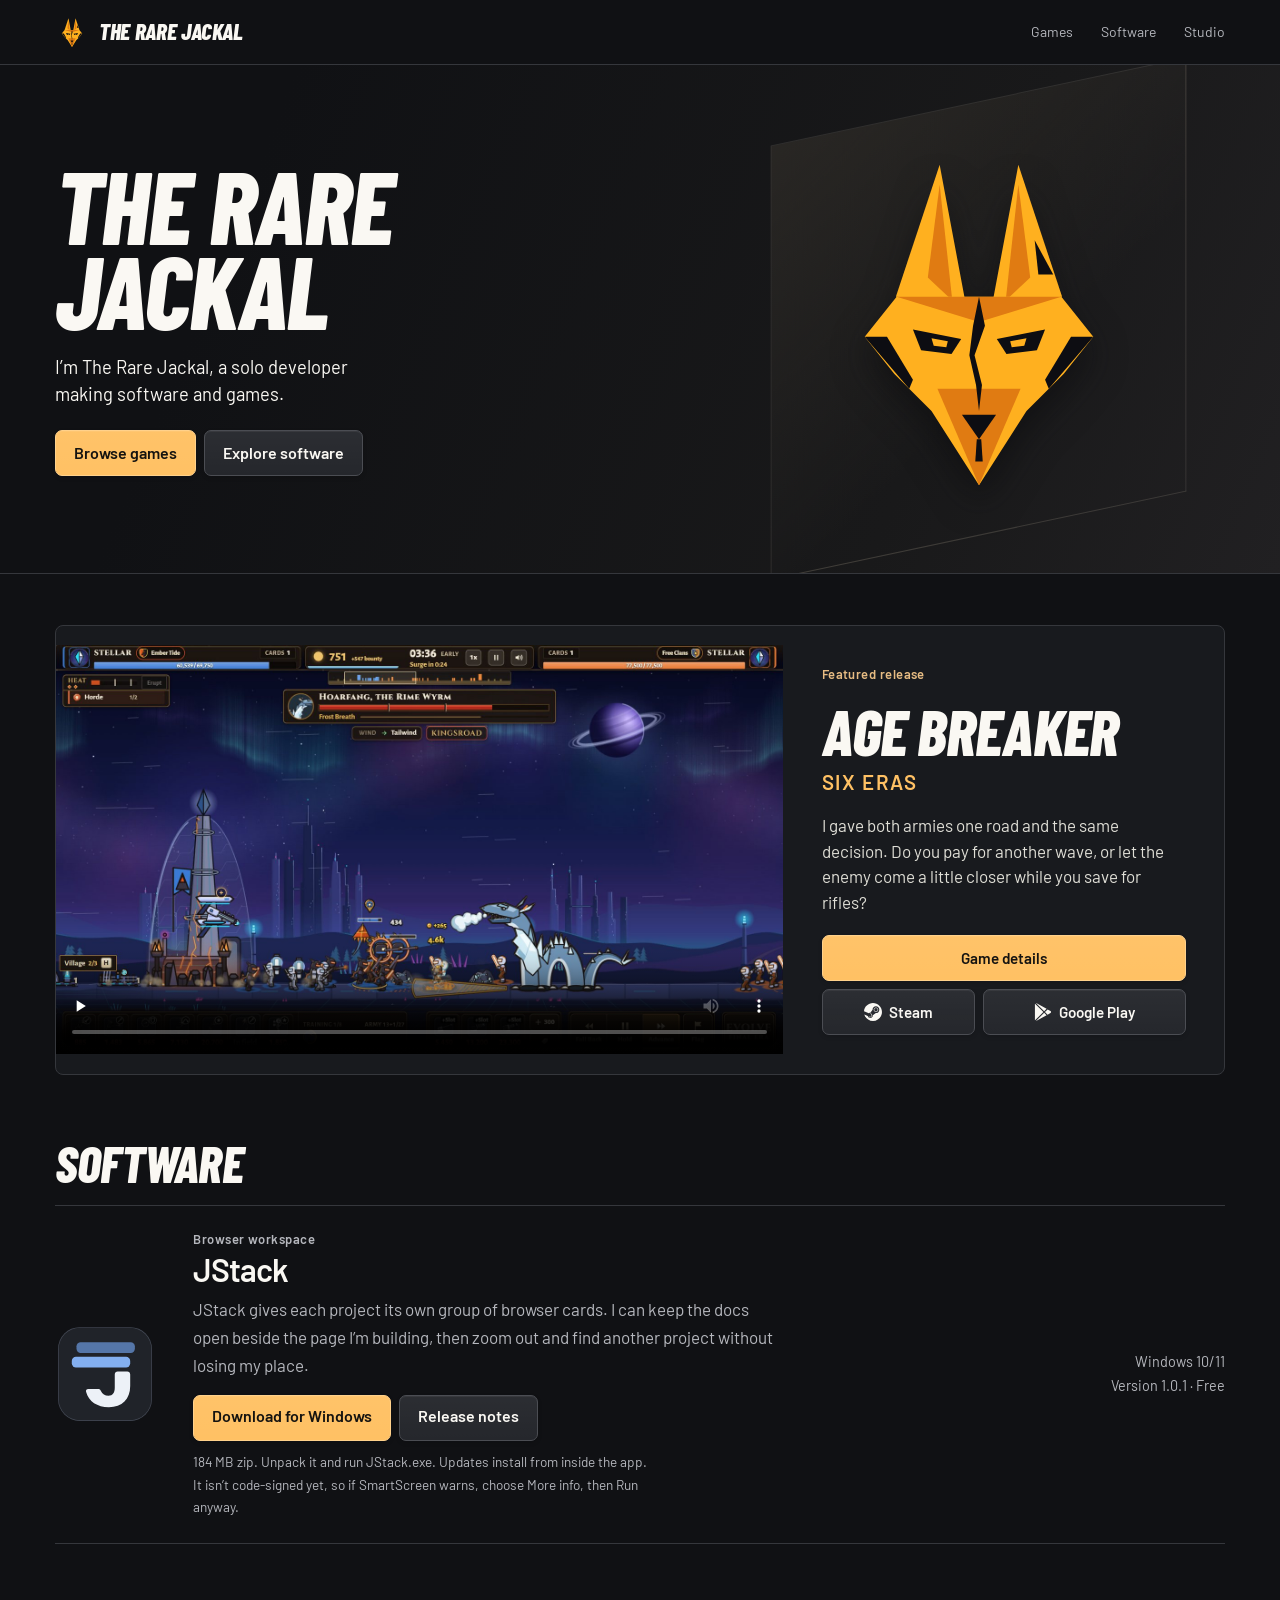
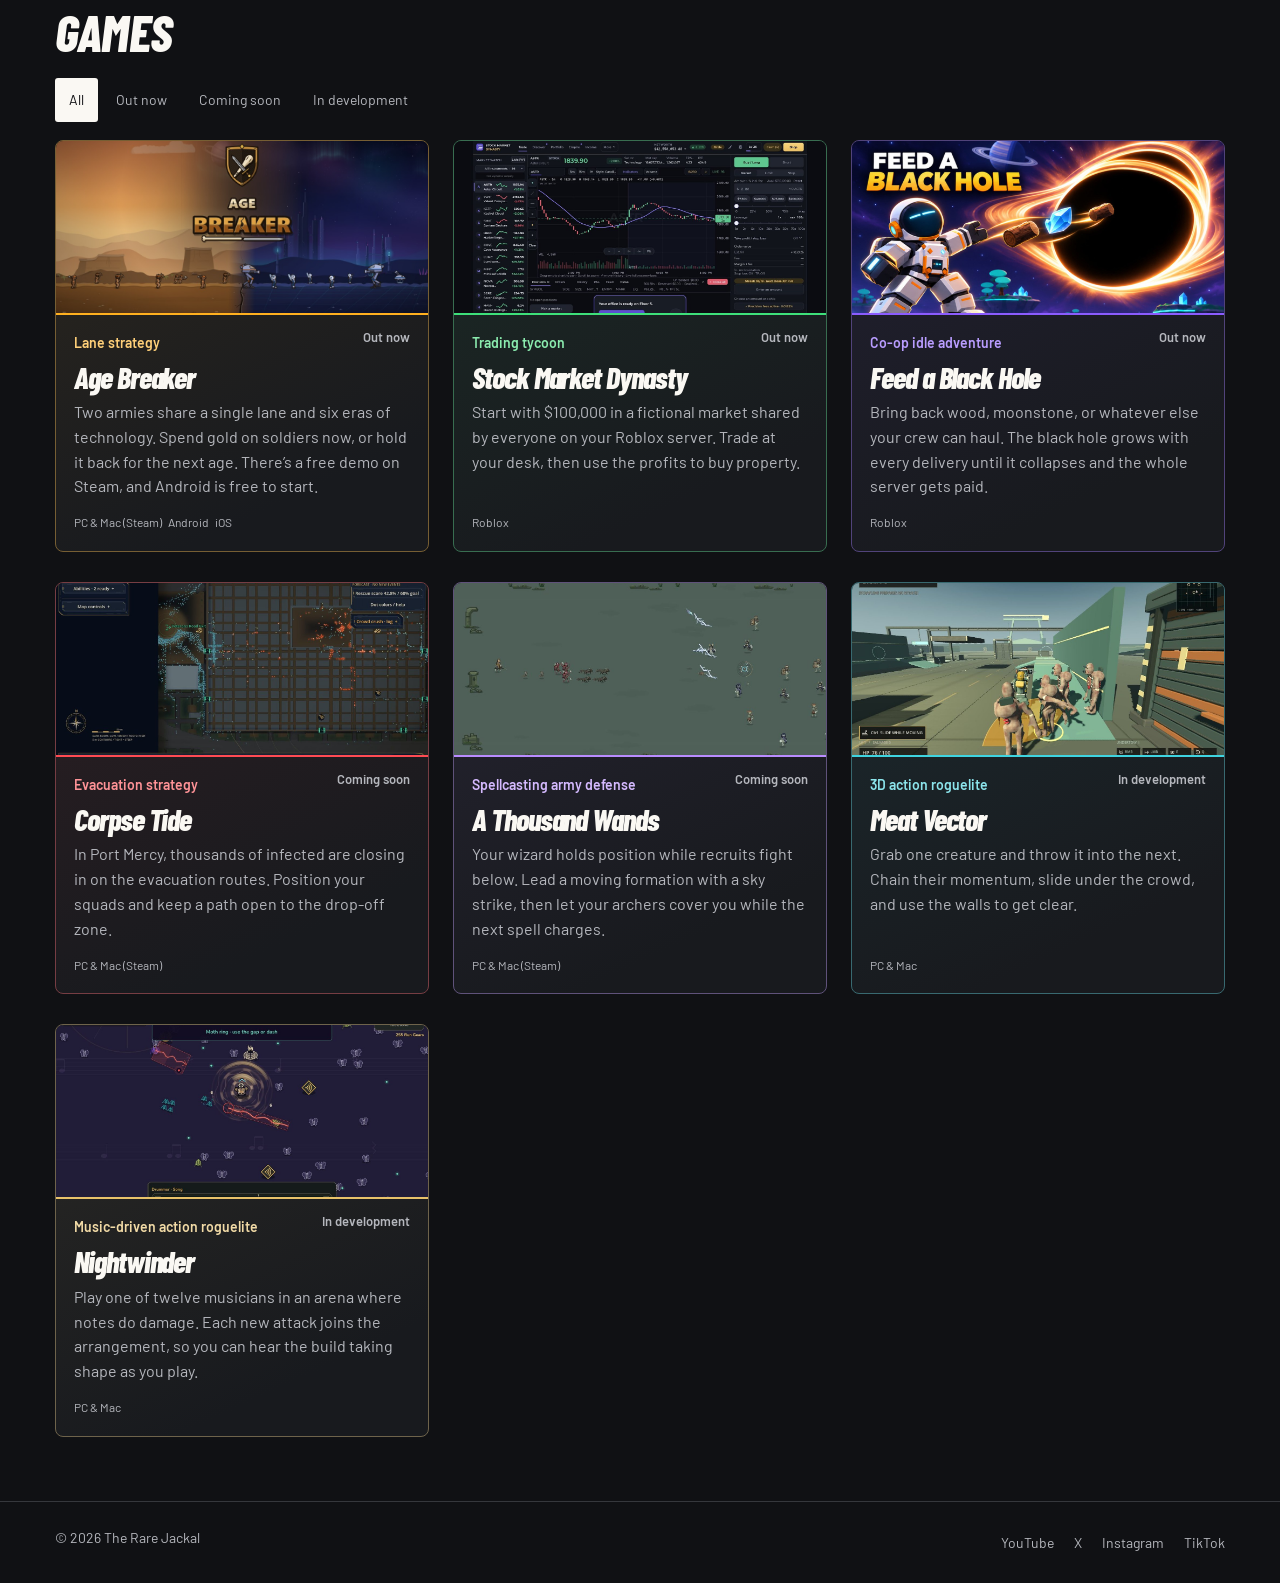
<file: index.html>
<!DOCTYPE html>
<html lang="en">
<head>
<meta charset="utf-8">
<meta name="viewport" content="width=device-width, initial-scale=1">
<title>The Rare Jackal · Independent Development Studio</title>
<meta name="description" content="Games, software, and original music from The Rare Jackal, the one-person studio behind the JStack browser, Age Breaker, and Nightwinder.">
<link rel="canonical" href="https://rarejackal.com/">
<meta name="theme-color" content="#101114">
<meta property="og:type" content="website">
<meta property="og:site_name" content="The Rare Jackal">
<meta property="og:title" content="The Rare Jackal · Independent Development Studio">
<meta property="og:description" content="Games, software, and original music from The Rare Jackal, the one-person studio behind the JStack browser, Age Breaker, and Nightwinder.">
<meta property="og:url" content="https://rarejackal.com/">
<meta property="og:image" content="https://rarejackal.com/assets/og.png?v=0aefa5a3">
<meta name="twitter:card" content="summary_large_image">
<meta name="twitter:site" content="@TheRareJackal">
<link rel="icon" href="assets/mark.svg?v=38f12c35" type="image/svg+xml">
<link rel="icon" href="assets/icon-512.png?v=ac99771d" type="image/png" sizes="512x512">
<link rel="apple-touch-icon" href="assets/apple-touch-icon.png?v=670f7b81">
<link rel="stylesheet" href="assets/site.css?v=f723d91d">
</head>
<body class="home">
<a class="skip" href="#main">Skip to content</a>
<nav class="nav" aria-label="Main">
  <div class="wrap">
    <a class="brand" href="./" aria-label="The Rare Jackal home"><img src="assets/mark.svg?v=38f12c35" alt="">The Rare Jackal</a>
    <ul>
      <li><a href="#games">Games</a></li>
      <li><a href="#software">Software</a></li>
      <li><a href="#studio">Studio</a></li>
    </ul>
  </div>
</nav>
<main id="main">
<header class="masthead" id="studio">
  <div class="wrap masthead-inner">
    <div class="studio-copy">
      <h1>The Rare<br>Jackal</h1>
    <p>I’m The Rare Jackal, a solo developer making software and games.</p>
    <nav class="project-links btns" aria-label="Browse projects"><a class="btn btn-primary" href="#games">Browse games</a><a class="btn btn-ghost" href="#software">Explore software</a></nav>
    </div>
    <div class="studio-emblem" aria-hidden="true"><img src="assets/mark.svg?v=38f12c35" alt="" width="1024" height="1024"></div>
  </div>
</header>
<section class="release wrap" aria-labelledby="release-title">
  <div class="release-art">
    <video src="assets/age-breaker-trailer.mp4?v=72bb2cd7" poster="assets/games/age-breaker/1.jpg?v=8af7e169" controls preload="none" playsinline aria-label="Age Breaker trailer"></video>
  </div>
  <div class="release-copy">
    <p class="kind">Featured release</p>
    <h2 id="release-title">Age Breaker<small>Six Eras</small></h2>
    <p>I gave both armies one road and the same decision. Do you pay for another wave, or let the enemy come a little closer while you save for rifles?</p>
    <div class="release-links">
      <a class="btn btn-primary" href="games/age-breaker/">Game details</a>
      <a class="btn btn-ghost store-steam" href="https://store.steampowered.com/app/5431200/">Steam</a> <a class="btn btn-ghost store-googleplay" href="https://play.google.com/store/apps/details?id=io.exodata.agebreaker">Google Play</a>
    </div>
  </div>
</section>
<section class="software wrap" id="software">
  <h2>Software</h2>
  <article class="software-entry">
          <img src="assets/jstack.svg?v=c79f3a86" width="100" height="100" alt="">
          <div><p class="kind">Browser workspace</p><h3>JStack</h3>
          <p>JStack gives each project its own group of browser cards. I can keep the docs open beside the page I’m building, then zoom out and find another project without losing my place.</p><div class="btns"><a class="btn btn-primary" href="https://github.com/TheRareJackal/jstack-releases/releases/latest/download/JStack-windows-x64.zip">Download for Windows</a><a class="btn btn-ghost" href="https://github.com/TheRareJackal/jstack-releases/releases/latest">Release notes</a></div><p class="dlnote">184 MB zip. Unpack it and run JStack.exe. Updates install from inside the app. It isn’t code-signed yet, so if SmartScreen warns, choose More info, then Run anyway.</p></div>
          <p class="availability">Windows 10/11<br>Version 1.0.1 · Free</p>
        </article>
</section>
<section id="games">
  <div class="wrap">
    <div class="section-head">
      <h2>Games</h2>
    </div>
    <div class="filters" role="group" aria-label="Filter games"><button type="button" data-k="all" aria-pressed="true">All</button><button type="button" data-k="out" aria-pressed="false">Out now</button><button type="button" data-k="soon" aria-pressed="false">Coming soon</button><button type="button" data-k="dev" aria-pressed="false">In development</button></div>
    <div class="grid">
      <a class="card" data-status="out" href="games/age-breaker/" style="--accent:#ffb01f">
        <div class="art"><img src="assets/age-breaker.jpg?v=9fab124a" alt="" loading="lazy"></div>
        <div class="body">
          <div class="top"><span class="genre">Lane strategy</span><span class="tag out">Out now</span></div>
          <h3>Age Breaker</h3>
          <p>Two armies share a single lane and six eras of technology. Spend gold on soldiers now, or hold it back for the next age. There’s a free demo on Steam, and Android is free to start.</p>
          <div class="chips"><span>PC &amp; Mac (Steam)</span><span>Android</span><span>iOS</span></div>
        </div>
      </a>
      <a class="card" data-status="out" href="games/stock-market-dynasty/" style="--accent:#3ee07a">
        <div class="art"><img src="assets/stock-market-dynasty.jpg?v=1f553d8a" alt="" loading="lazy"></div>
        <div class="body">
          <div class="top"><span class="genre">Trading tycoon</span><span class="tag out">Out now</span></div>
          <h3>Stock Market Dynasty</h3>
          <p>Start with $100,000 in a fictional market shared by everyone on your Roblox server. Trade at your desk, then use the profits to buy property.</p>
          <div class="chips"><span>Roblox</span></div>
        </div>
      </a>
      <a class="card" data-status="out" href="games/feed-a-black-hole/" style="--accent:#8b5cff">
        <div class="art"><img src="assets/feed-a-black-hole.jpg?v=176bd420" alt="" loading="lazy"></div>
        <div class="body">
          <div class="top"><span class="genre">Co-op idle adventure</span><span class="tag out">Out now</span></div>
          <h3>Feed a Black Hole</h3>
          <p>Bring back wood, moonstone, or whatever else your crew can haul. The black hole grows with every delivery until it collapses and the whole server gets paid.</p>
          <div class="chips"><span>Roblox</span></div>
        </div>
      </a>
      <a class="card" data-status="soon" href="games/corpse-tide/" style="--accent:#ff4b52">
        <div class="art"><img src="assets/corpse-tide.jpg?v=2adc0511" alt="" loading="lazy"></div>
        <div class="body">
          <div class="top"><span class="genre">Evacuation strategy</span><span class="tag soon">Coming soon</span></div>
          <h3>Corpse Tide</h3>
          <p>In Port Mercy, thousands of infected are closing in on the evacuation routes. Position your squads and keep a path open to the drop-off zone.</p>
          <div class="chips"><span>PC &amp; Mac (Steam)</span></div>
        </div>
      </a>
      <a class="card" data-status="soon" href="games/a-thousand-wands/" style="--accent:#b98cff">
        <div class="art"><img src="assets/a-thousand-wands.jpg?v=71efea26" alt="" loading="lazy"></div>
        <div class="body">
          <div class="top"><span class="genre">Spellcasting army defense</span><span class="tag soon">Coming soon</span></div>
          <h3>A Thousand Wands</h3>
          <p>Your wizard holds position while recruits fight below. Lead a moving formation with a sky strike, then let your archers cover you while the next spell charges.</p>
          <div class="chips"><span>PC &amp; Mac (Steam)</span></div>
        </div>
      </a>
      <a class="card" data-status="dev" href="games/meat-vector/" style="--accent:#3fd4e0">
        <div class="art"><img src="assets/meat-vector.jpg?v=9cb799c8" alt="" loading="lazy"></div>
        <div class="body">
          <div class="top"><span class="genre">3D action roguelite</span><span class="tag dev">In development</span></div>
          <h3>Meat Vector</h3>
          <p>Grab one creature and throw it into the next. Chain their momentum, slide under the crowd, and use the walls to get clear.</p>
          <div class="chips"><span>PC &amp; Mac</span></div>
        </div>
      </a>
      <a class="card" data-status="dev" href="games/nightwinder/" style="--accent:#e8c26a">
        <div class="art"><img src="assets/nightwinder.jpg?v=10ef9610" alt="" loading="lazy"></div>
        <div class="body">
          <div class="top"><span class="genre">Music-driven action roguelite</span><span class="tag dev">In development</span></div>
          <h3>Nightwinder</h3>
          <p>Play one of twelve musicians in an arena where notes do damage. Each new attack joins the arrangement, so you can hear the build taking shape as you play.</p>
          <div class="chips"><span>PC &amp; Mac</span></div>
        </div>
      </a>
    </div>
  </div>
</section>

</main>

<footer id="follow">
  <div class="wrap">
    <span>© 2026 The Rare Jackal</span>
    <nav class="foot-social" aria-label="Social">
      <a href="https://www.youtube.com/@RareJackal">YouTube</a>
      <a href="https://x.com/TheRareJackal">X</a>
      <a href="https://www.instagram.com/therarejackaldev/">Instagram</a>
      <a href="https://www.tiktok.com/@rare.jackal">TikTok</a>
    </nav>
  </div>
</footer>
<script src="assets/site.js?v=fcd64bb5" defer></script>
</body>
</html>
</file>
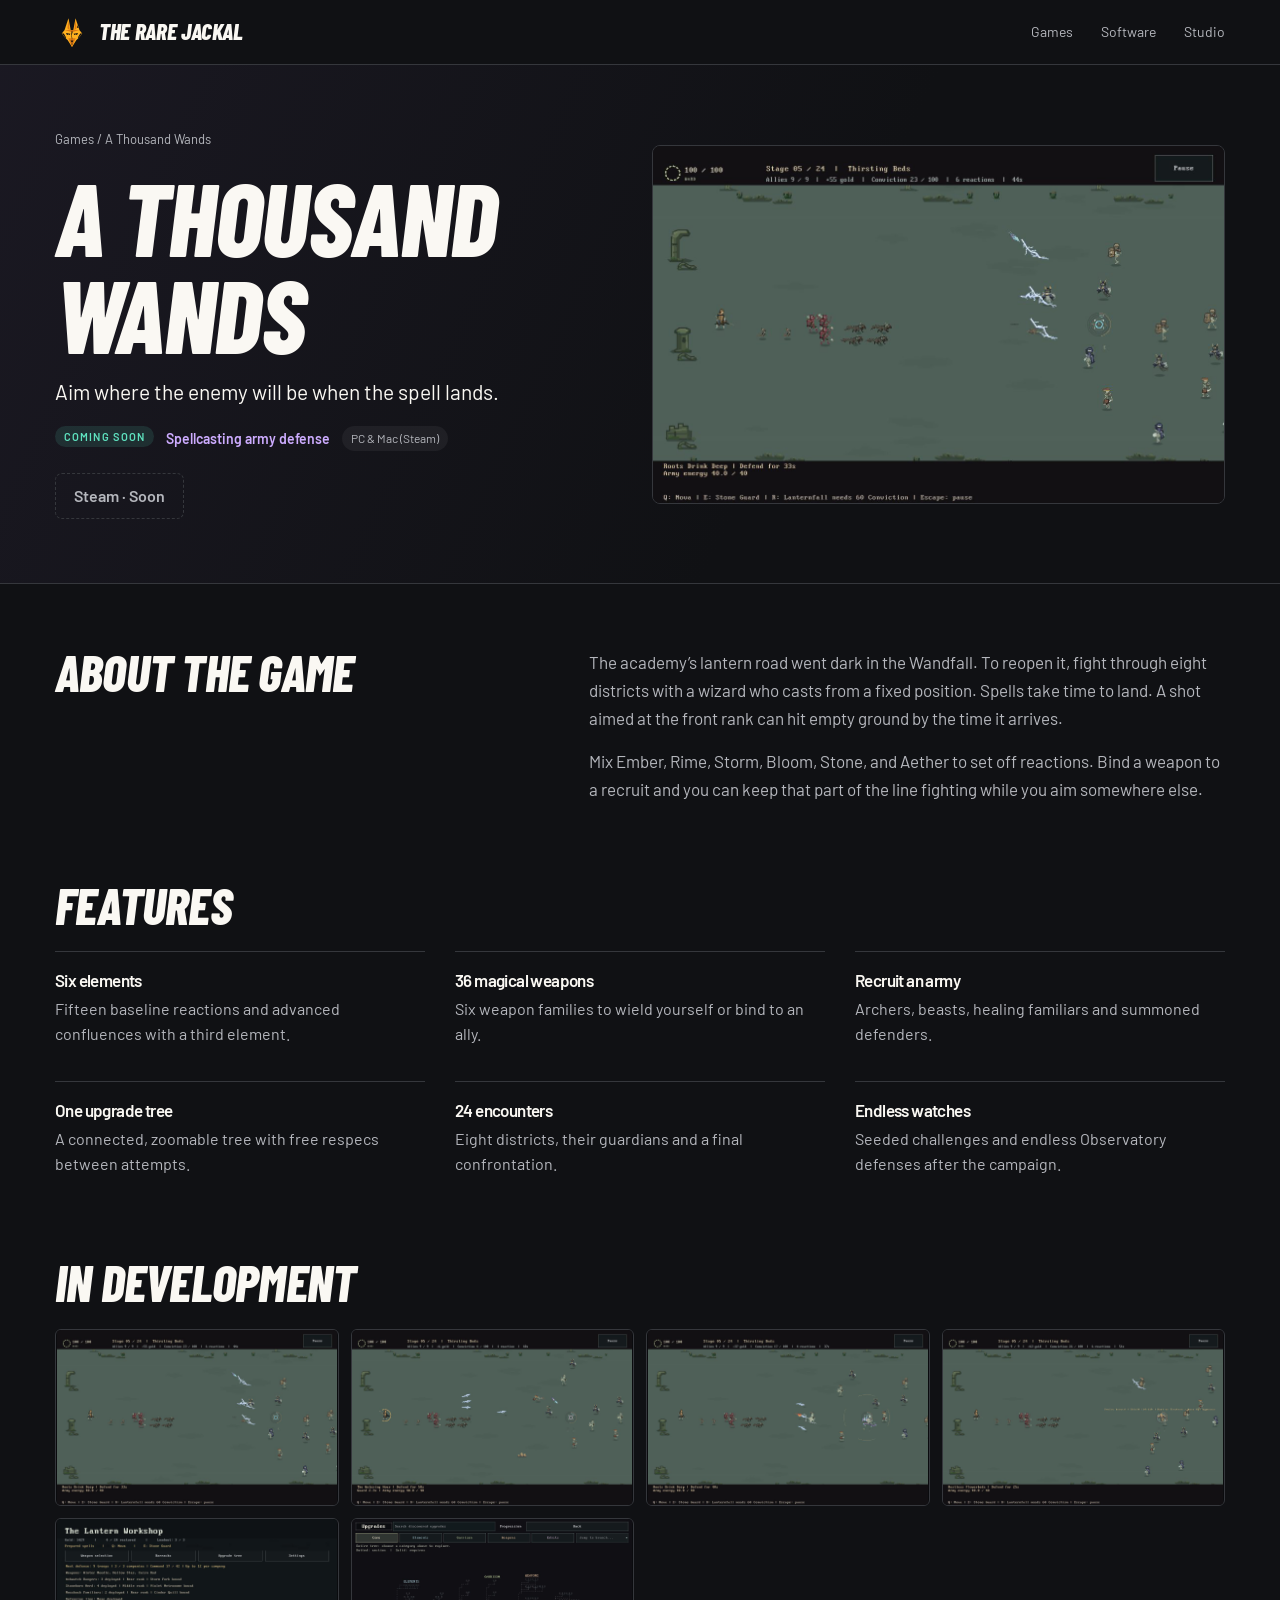
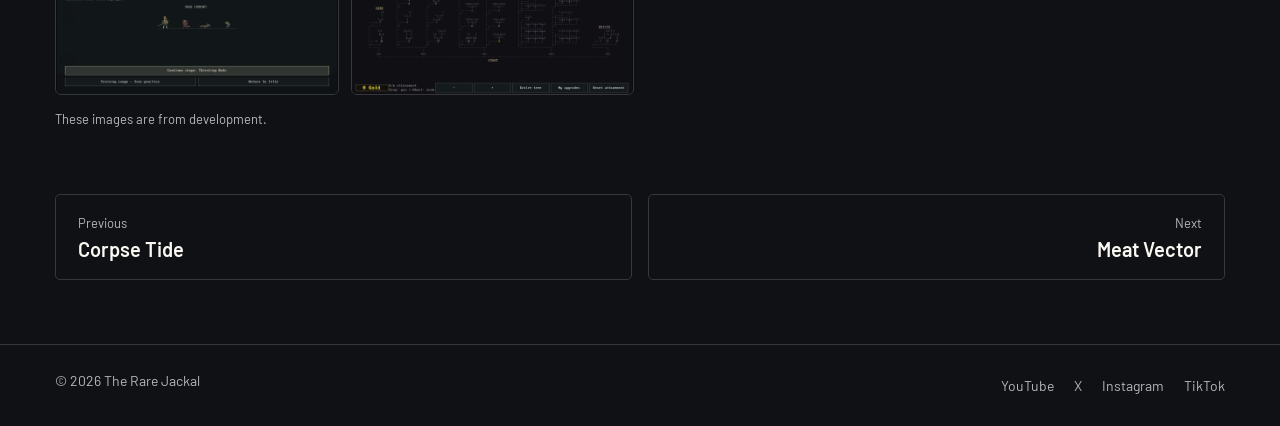
<file: games/a-thousand-wands/index.html>
<!DOCTYPE html>
<html lang="en">
<head>
<meta charset="utf-8">
<meta name="viewport" content="width=device-width, initial-scale=1">
<title>A Thousand Wands · The Rare Jackal</title>
<meta name="description" content="Your wizard holds position while recruits fight below. Lead a moving formation with a sky strike, then let your archers cover you while the next spell charges.">
<link rel="canonical" href="https://rarejackal.com/games/a-thousand-wands/">
<meta name="theme-color" content="#101114">
<meta property="og:type" content="website">
<meta property="og:site_name" content="The Rare Jackal">
<meta property="og:title" content="A Thousand Wands · The Rare Jackal">
<meta property="og:description" content="Your wizard holds position while recruits fight below. Lead a moving formation with a sky strike, then let your archers cover you while the next spell charges.">
<meta property="og:url" content="https://rarejackal.com/games/a-thousand-wands/">
<meta property="og:image" content="https://rarejackal.com/assets/games/a-thousand-wands/1.jpg?v=a15f27bd">
<meta name="twitter:card" content="summary_large_image">
<meta name="twitter:site" content="@TheRareJackal">
<link rel="icon" href="../../assets/mark.svg?v=38f12c35" type="image/svg+xml">
<link rel="icon" href="../../assets/icon-512.png?v=ac99771d" type="image/png" sizes="512x512">
<link rel="apple-touch-icon" href="../../assets/apple-touch-icon.png?v=670f7b81">
<link rel="stylesheet" href="../../assets/site.css?v=f723d91d">
</head>
<body style="--accent:#b98cff">
<a class="skip" href="#main">Skip to content</a>
<nav class="nav" aria-label="Main">
  <div class="wrap">
    <a class="brand" href="../../" aria-label="The Rare Jackal home"><img src="../../assets/mark.svg?v=38f12c35" alt="">The Rare Jackal</a>
    <ul>
      <li><a href="../../#games">Games</a></li>
      <li><a href="../../#software">Software</a></li>
      <li><a href="../../#studio">Studio</a></li>
    </ul>
  </div>
</nav>
<main id="main">
<header class="ghero">
  <div class="wrap game-intro">
    <div class="game-summary">
    <div class="crumb"><a href="../../#games">Games</a> / A Thousand Wands</div>
    <h1>A Thousand Wands</h1>
    
    <p class="tagline">Aim where the enemy will be when the spell lands.</p>
    <div class="meta"><span class="tag soon">Coming soon</span><span class="genre">Spellcasting army defense</span><div class="chips"><span>PC &amp; Mac (Steam)</span></div></div>
    <div class="btns"><span class="btn btn-off" aria-disabled="true">Steam · Soon</span></div>
    </div>
    <figure class="game-preview"><img src="../../assets/games/a-thousand-wands/1.jpg?v=a15f27bd" alt="Storm magic chaining through the line"></figure>
  </div>
</header>


<section class="concept">
  <div class="wrap">
    <h2>About the game</h2>
    <div class="copy"><p>The academy’s lantern road went dark in the Wandfall. To reopen it, fight through eight districts with a wizard who casts from a fixed position. Spells take time to land. A shot aimed at the front rank can hit empty ground by the time it arrives.</p><p>Mix Ember, Rime, Storm, Bloom, Stone, and Aether to set off reactions. Bind a weapon to a recruit and you can keep that part of the line fighting while you aim somewhere else.</p></div>
  </div>
</section>

<section style="padding-top:0">
  <div class="wrap">
    <div class="section-head"><h2>Features</h2></div>
    <div class="features">
      <div class="feature"><h3>Six elements</h3><p>Fifteen baseline reactions and advanced confluences with a third element.</p></div>
      <div class="feature"><h3>36 magical weapons</h3><p>Six weapon families to wield yourself or bind to an ally.</p></div>
      <div class="feature"><h3>Recruit an army</h3><p>Archers, beasts, healing familiars and summoned defenders.</p></div>
      <div class="feature"><h3>One upgrade tree</h3><p>A connected, zoomable tree with free respecs between attempts.</p></div>
      <div class="feature"><h3>24 encounters</h3><p>Eight districts, their guardians and a final confrontation.</p></div>
      <div class="feature"><h3>Endless watches</h3><p>Seeded challenges and endless Observatory defenses after the campaign.</p></div>
    </div>
  </div>
</section>

<section style="padding-top:0">
  <div class="wrap">
    <div class="section-head"><h2>In development</h2></div>
    <div class="gallery">
      <button type="button" data-full="../../assets/games/a-thousand-wands/1.jpg?v=a15f27bd" data-cap="Storm magic chaining through the line" aria-label="View screenshot: Storm magic chaining through the line"><picture><source media="(min-resolution: 1.5dppx), (min-width: 65rem)" srcset="../../assets/games/a-thousand-wands/1.jpg?v=a15f27bd"><img src="../../assets/games/a-thousand-wands/1-t.jpg?v=95685a09" alt="Storm magic chaining through the line" loading="lazy"></picture><span class="caption">Storm magic chaining through the line</span></button>
      <button type="button" data-full="../../assets/games/a-thousand-wands/2.jpg?v=4aa8e7e7" data-cap="Sky strikes landing ahead of the advance" aria-label="View screenshot: Sky strikes landing ahead of the advance"><picture><source media="(min-resolution: 1.5dppx), (min-width: 65rem)" srcset="../../assets/games/a-thousand-wands/2.jpg?v=4aa8e7e7"><img src="../../assets/games/a-thousand-wands/2-t.jpg?v=ef831ac9" alt="Sky strikes landing ahead of the advance" loading="lazy"></picture><span class="caption">Sky strikes landing ahead of the advance</span></button>
      <button type="button" data-full="../../assets/games/a-thousand-wands/3.jpg?v=a02ba5bd" data-cap="A Nova bursts among the attackers" aria-label="View screenshot: A Nova bursts among the attackers"><picture><source media="(min-resolution: 1.5dppx), (min-width: 65rem)" srcset="../../assets/games/a-thousand-wands/3.jpg?v=a02ba5bd"><img src="../../assets/games/a-thousand-wands/3-t.jpg?v=35e94a0a" alt="A Nova bursts among the attackers" loading="lazy"></picture><span class="caption">A Nova bursts among the attackers</span></button>
      <button type="button" data-full="../../assets/games/a-thousand-wands/4.jpg?v=c9bb989a" data-cap="Holding the line at Thirsting Beds" aria-label="View screenshot: Holding the line at Thirsting Beds"><picture><source media="(min-resolution: 1.5dppx), (min-width: 65rem)" srcset="../../assets/games/a-thousand-wands/4.jpg?v=c9bb989a"><img src="../../assets/games/a-thousand-wands/4-t.jpg?v=8a5bd3ea" alt="Holding the line at Thirsting Beds" loading="lazy"></picture><span class="caption">Holding the line at Thirsting Beds</span></button>
      <button type="button" data-full="../../assets/games/a-thousand-wands/5.jpg?v=7876eee9" data-cap="The Lantern Workshop" aria-label="View screenshot: The Lantern Workshop"><picture><source media="(min-resolution: 1.5dppx), (min-width: 65rem)" srcset="../../assets/games/a-thousand-wands/5.jpg?v=7876eee9"><img src="../../assets/games/a-thousand-wands/5-t.jpg?v=035d2315" alt="The Lantern Workshop" loading="lazy"></picture><span class="caption">The Lantern Workshop</span></button>
      <button type="button" data-full="../../assets/games/a-thousand-wands/6.jpg?v=49f3dc6b" data-cap="The upgrade tree" aria-label="View screenshot: The upgrade tree"><picture><source media="(min-resolution: 1.5dppx), (min-width: 65rem)" srcset="../../assets/games/a-thousand-wands/6.jpg?v=49f3dc6b"><img src="../../assets/games/a-thousand-wands/6-t.jpg?v=4da8dfc2" alt="The upgrade tree" loading="lazy"></picture><span class="caption">The upgrade tree</span></button>
    </div>
    <div class="wip">These images are from development.</div>
  </div>
</section>

<section style="padding-top:0">
  <div class="wrap pager">
    <a href="../../games/corpse-tide/" style="--accent:#ff4b52"><span>Previous</span><b>Corpse Tide</b></a>
    <a class="nxt" href="../../games/meat-vector/" style="--accent:#3fd4e0"><span>Next</span><b>Meat Vector</b></a>
  </div>
</section>
</main>

<footer id="follow">
  <div class="wrap">
    <span>© 2026 The Rare Jackal</span>
    <nav class="foot-social" aria-label="Social">
      <a href="https://www.youtube.com/@RareJackal">YouTube</a>
      <a href="https://x.com/TheRareJackal">X</a>
      <a href="https://www.instagram.com/therarejackaldev/">Instagram</a>
      <a href="https://www.tiktok.com/@rare.jackal">TikTok</a>
    </nav>
  </div>
</footer>
<script src="../../assets/site.js?v=fcd64bb5" defer></script>
</body>
</html>
</file>
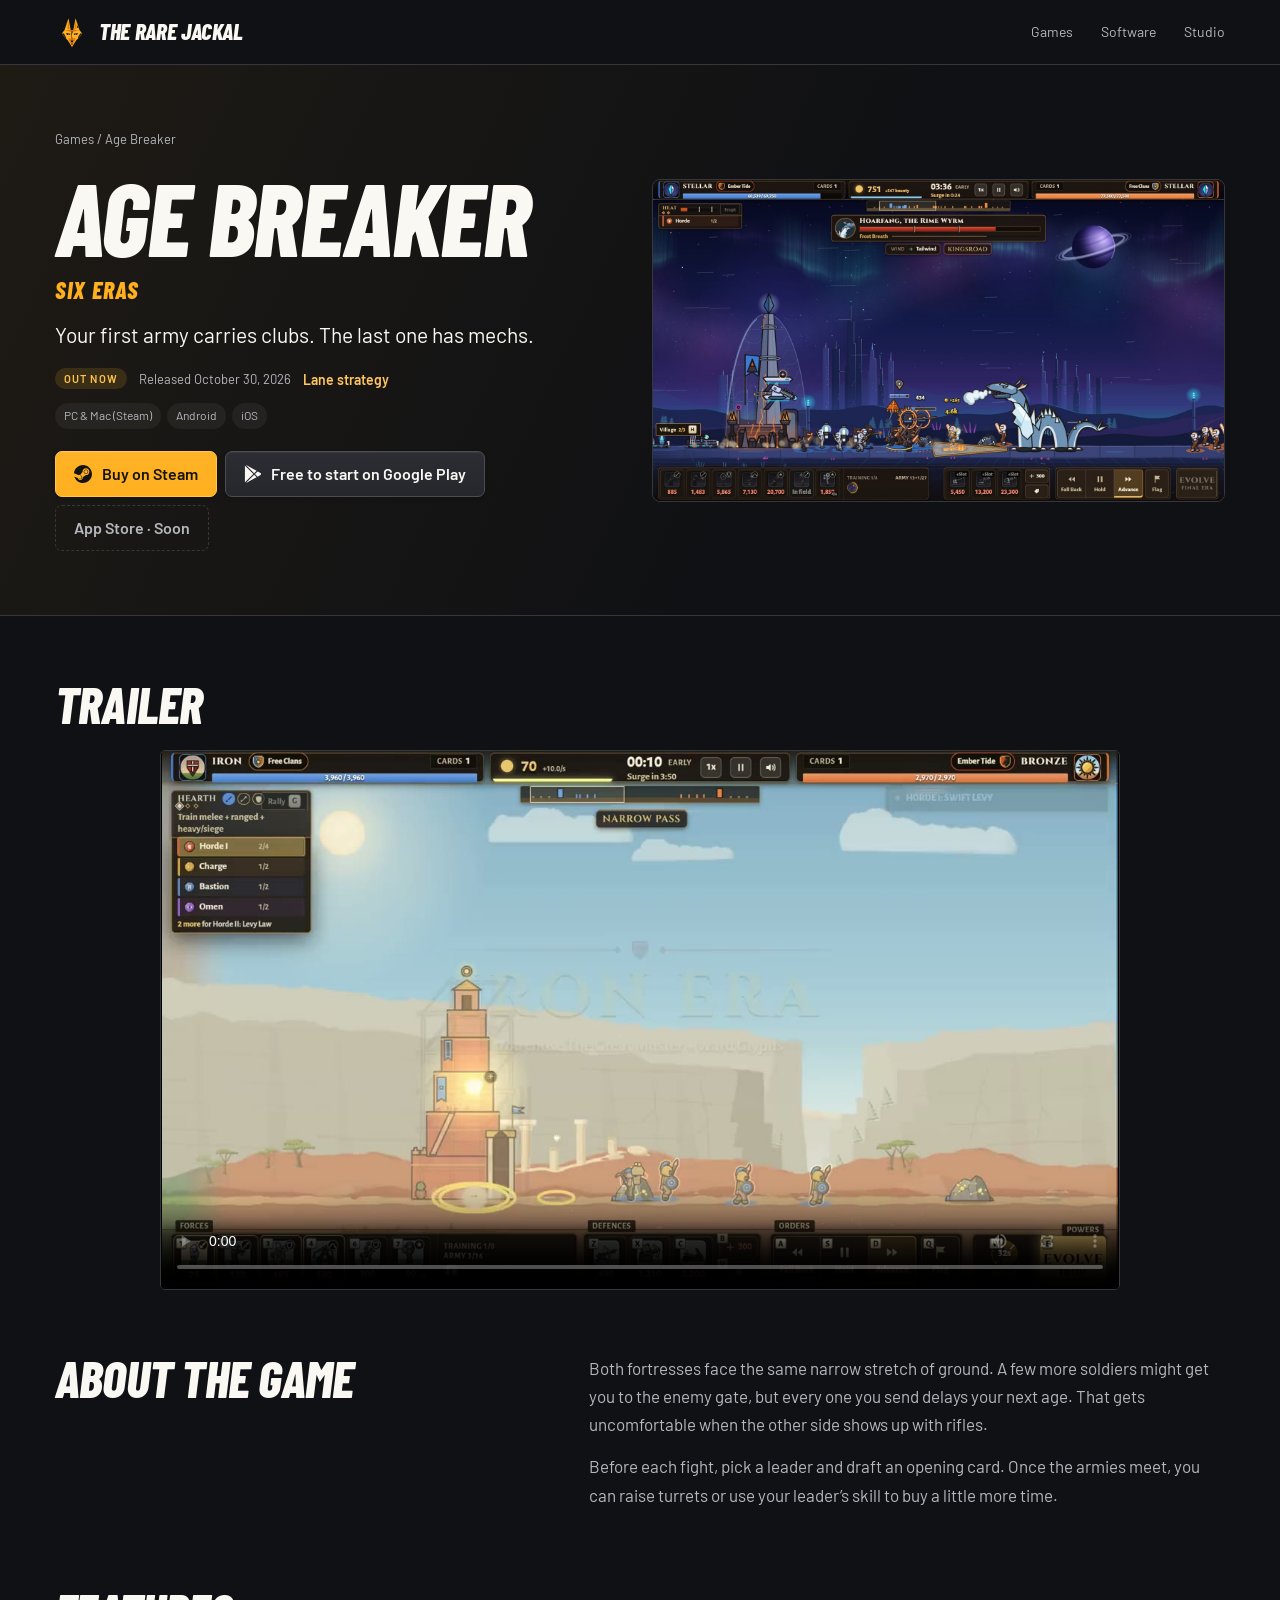
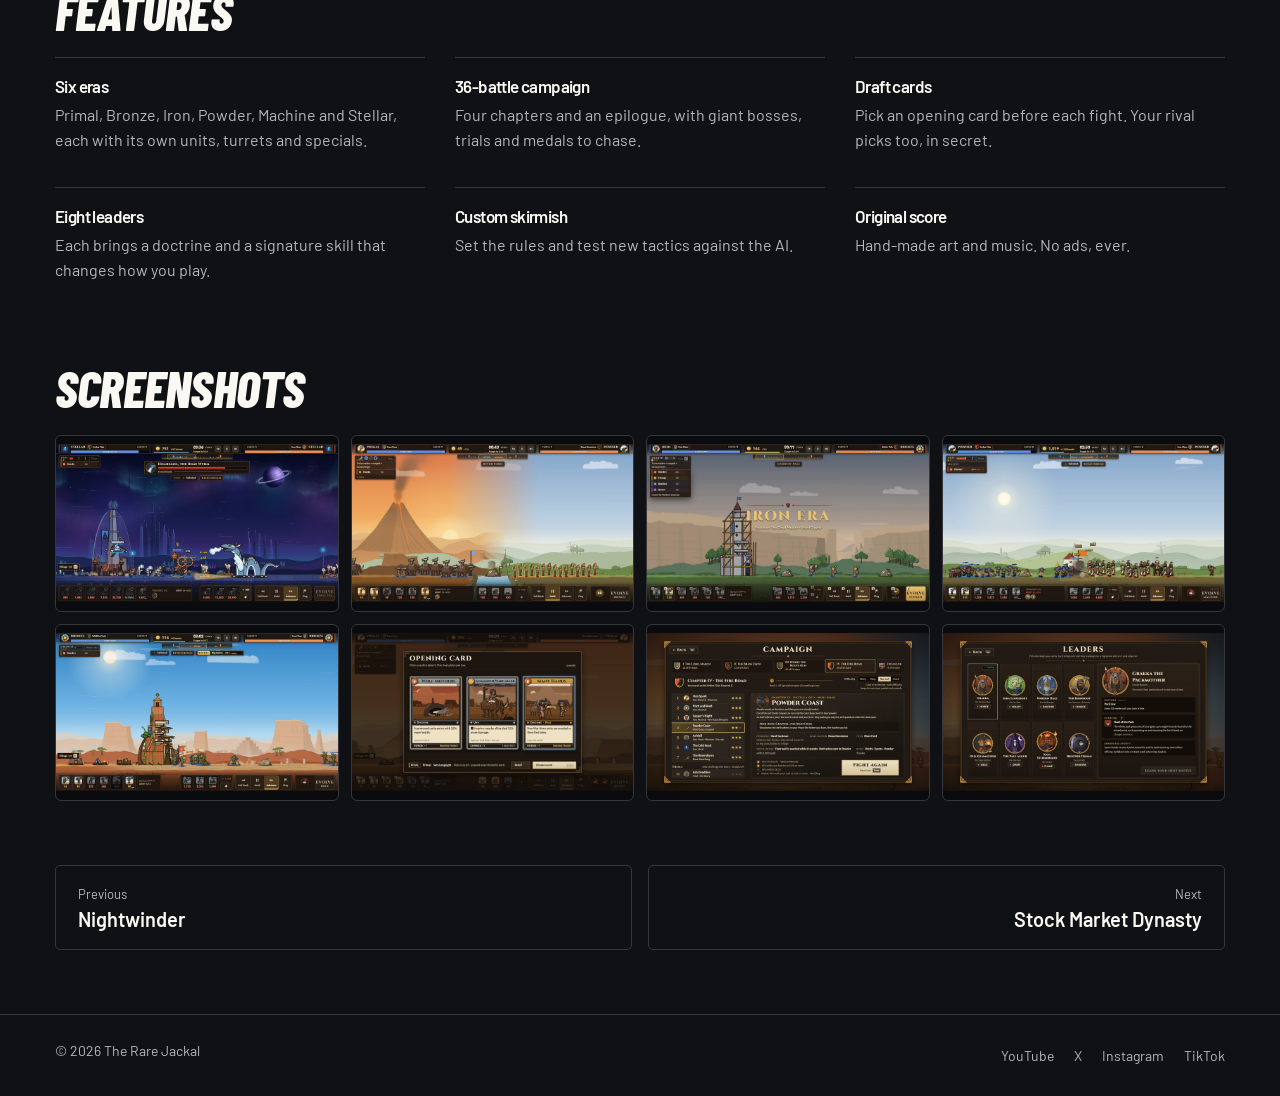
<file: games/age-breaker/index.html>
<!DOCTYPE html>
<html lang="en">
<head>
<meta charset="utf-8">
<meta name="viewport" content="width=device-width, initial-scale=1">
<title>Age Breaker: Six Eras · The Rare Jackal</title>
<meta name="description" content="Two armies share a single lane and six eras of technology. Spend gold on soldiers now, or hold it back for the next age. There’s a free demo on Steam, and Android is free to start.">
<link rel="canonical" href="https://rarejackal.com/games/age-breaker/">
<meta name="theme-color" content="#101114">
<meta property="og:type" content="website">
<meta property="og:site_name" content="The Rare Jackal">
<meta property="og:title" content="Age Breaker: Six Eras · The Rare Jackal">
<meta property="og:description" content="Two armies share a single lane and six eras of technology. Spend gold on soldiers now, or hold it back for the next age. There’s a free demo on Steam, and Android is free to start.">
<meta property="og:url" content="https://rarejackal.com/games/age-breaker/">
<meta property="og:image" content="https://rarejackal.com/assets/games/age-breaker/1.jpg?v=8af7e169">
<meta name="twitter:card" content="summary_large_image">
<meta name="twitter:site" content="@TheRareJackal">
<link rel="icon" href="../../assets/mark.svg?v=38f12c35" type="image/svg+xml">
<link rel="icon" href="../../assets/icon-512.png?v=ac99771d" type="image/png" sizes="512x512">
<link rel="apple-touch-icon" href="../../assets/apple-touch-icon.png?v=670f7b81">
<link rel="stylesheet" href="../../assets/site.css?v=f723d91d">
</head>
<body style="--accent:#ffb01f">
<a class="skip" href="#main">Skip to content</a>
<nav class="nav" aria-label="Main">
  <div class="wrap">
    <a class="brand" href="../../" aria-label="The Rare Jackal home"><img src="../../assets/mark.svg?v=38f12c35" alt="">The Rare Jackal</a>
    <ul>
      <li><a href="../../#games">Games</a></li>
      <li><a href="../../#software">Software</a></li>
      <li><a href="../../#studio">Studio</a></li>
    </ul>
  </div>
</nav>
<main id="main">
<header class="ghero">
  <div class="wrap game-intro">
    <div class="game-summary">
    <div class="crumb"><a href="../../#games">Games</a> / Age Breaker</div>
    <h1>Age Breaker</h1>
    <div class="sub">Six Eras</div>
    <p class="tagline">Your first army carries clubs. The last one has mechs.</p>
    <div class="meta"><span class="tag out">Out now</span><span class="when">Released October 30, 2026</span><span class="genre">Lane strategy</span><div class="chips"><span>PC &amp; Mac (Steam)</span><span>Android</span><span>iOS</span></div></div>
    <div class="btns"><a class="btn btn-primary store-steam" href="https://store.steampowered.com/app/5431200/">Buy on Steam</a>
<a class="btn btn-ghost store-googleplay" href="https://play.google.com/store/apps/details?id=io.exodata.agebreaker">Free to start on Google Play</a>
<span class="btn btn-off" aria-disabled="true">App Store · Soon</span></div>
    </div>
    <figure class="game-preview"><img src="../../assets/games/age-breaker/1.jpg?v=8af7e169" alt="A Stellar-era boss fight against the Rime Wyrm"></figure>
  </div>
</header>

<section style="padding-bottom:0">
  <div class="wrap">
    <div class="section-head"><h2>Trailer</h2></div>
    <div class="trailer"><video src="../../assets/age-breaker-trailer.mp4?v=72bb2cd7" poster="../../assets/trailer-poster.jpg?v=b76efc73" controls playsinline preload="metadata"></video></div>
  </div>
</section>

<section class="concept">
  <div class="wrap">
    <h2>About the game</h2>
    <div class="copy"><p>Both fortresses face the same narrow stretch of ground. A few more soldiers might get you to the enemy gate, but every one you send delays your next age. That gets uncomfortable when the other side shows up with rifles.</p><p>Before each fight, pick a leader and draft an opening card. Once the armies meet, you can raise turrets or use your leader’s skill to buy a little more time.</p></div>
  </div>
</section>

<section style="padding-top:0">
  <div class="wrap">
    <div class="section-head"><h2>Features</h2></div>
    <div class="features">
      <div class="feature"><h3>Six eras</h3><p>Primal, Bronze, Iron, Powder, Machine and Stellar, each with its own units, turrets and specials.</p></div>
      <div class="feature"><h3>36-battle campaign</h3><p>Four chapters and an epilogue, with giant bosses, trials and medals to chase.</p></div>
      <div class="feature"><h3>Draft cards</h3><p>Pick an opening card before each fight. Your rival picks too, in secret.</p></div>
      <div class="feature"><h3>Eight leaders</h3><p>Each brings a doctrine and a signature skill that changes how you play.</p></div>
      <div class="feature"><h3>Custom skirmish</h3><p>Set the rules and test new tactics against the AI.</p></div>
      <div class="feature"><h3>Original score</h3><p>Hand-made art and music. No ads, ever.</p></div>
    </div>
  </div>
</section>

<section style="padding-top:0">
  <div class="wrap">
    <div class="section-head"><h2>Screenshots</h2></div>
    <div class="gallery">
      <button type="button" data-full="../../assets/games/age-breaker/1.jpg?v=8af7e169" data-cap="A Stellar-era boss fight against the Rime Wyrm" aria-label="View screenshot: A Stellar-era boss fight against the Rime Wyrm"><picture><source media="(min-resolution: 1.5dppx), (min-width: 65rem)" srcset="../../assets/games/age-breaker/1.jpg?v=8af7e169"><img src="../../assets/games/age-breaker/1-t.jpg?v=26e60d41" alt="A Stellar-era boss fight against the Rime Wyrm" loading="lazy"></picture><span class="caption">A Stellar-era boss fight against the Rime Wyrm</span></button>
      <button type="button" data-full="../../assets/games/age-breaker/2.jpg?v=306c6f36" data-cap="The Primal era at River Ford" aria-label="View screenshot: The Primal era at River Ford"><picture><source media="(min-resolution: 1.5dppx), (min-width: 65rem)" srcset="../../assets/games/age-breaker/2.jpg?v=306c6f36"><img src="../../assets/games/age-breaker/2-t.jpg?v=59b5d950" alt="The Primal era at River Ford" loading="lazy"></picture><span class="caption">The Primal era at River Ford</span></button>
      <button type="button" data-full="../../assets/games/age-breaker/3.jpg?v=9e63a634" data-cap="Entering the Iron Era" aria-label="View screenshot: Entering the Iron Era"><picture><source media="(min-resolution: 1.5dppx), (min-width: 65rem)" srcset="../../assets/games/age-breaker/3.jpg?v=9e63a634"><img src="../../assets/games/age-breaker/3-t.jpg?v=d451b245" alt="Entering the Iron Era" loading="lazy"></picture><span class="caption">Entering the Iron Era</span></button>
      <button type="button" data-full="../../assets/games/age-breaker/4.jpg?v=2f35a98a" data-cap="Holding High Ridge in the Powder era" aria-label="View screenshot: Holding High Ridge in the Powder era"><picture><source media="(min-resolution: 1.5dppx), (min-width: 65rem)" srcset="../../assets/games/age-breaker/4.jpg?v=2f35a98a"><img src="../../assets/games/age-breaker/4-t.jpg?v=4a15feb9" alt="Holding High Ridge in the Powder era" loading="lazy"></picture><span class="caption">Holding High Ridge in the Powder era</span></button>
      <button type="button" data-full="../../assets/games/age-breaker/5.jpg?v=1f89cd3f" data-cap="A Bronze-era fortress in the desert" aria-label="View screenshot: A Bronze-era fortress in the desert"><picture><source media="(min-resolution: 1.5dppx), (min-width: 65rem)" srcset="../../assets/games/age-breaker/5.jpg?v=1f89cd3f"><img src="../../assets/games/age-breaker/5-t.jpg?v=37adb0cd" alt="A Bronze-era fortress in the desert" loading="lazy"></picture><span class="caption">A Bronze-era fortress in the desert</span></button>
      <button type="button" data-full="../../assets/games/age-breaker/6.jpg?v=66c3a6a7" data-cap="Draft an opening card" aria-label="View screenshot: Draft an opening card"><picture><source media="(min-resolution: 1.5dppx), (min-width: 65rem)" srcset="../../assets/games/age-breaker/6.jpg?v=66c3a6a7"><img src="../../assets/games/age-breaker/6-t.jpg?v=6aafd6d9" alt="Draft an opening card" loading="lazy"></picture><span class="caption">Draft an opening card</span></button>
      <button type="button" data-full="../../assets/games/age-breaker/7.jpg?v=2acb3edf" data-cap="The campaign map: Powder Coast" aria-label="View screenshot: The campaign map: Powder Coast"><picture><source media="(min-resolution: 1.5dppx), (min-width: 65rem)" srcset="../../assets/games/age-breaker/7.jpg?v=2acb3edf"><img src="../../assets/games/age-breaker/7-t.jpg?v=7bd1556c" alt="The campaign map: Powder Coast" loading="lazy"></picture><span class="caption">The campaign map: Powder Coast</span></button>
      <button type="button" data-full="../../assets/games/age-breaker/8.jpg?v=e6f81d94" data-cap="Choose your leader" aria-label="View screenshot: Choose your leader"><picture><source media="(min-resolution: 1.5dppx), (min-width: 65rem)" srcset="../../assets/games/age-breaker/8.jpg?v=e6f81d94"><img src="../../assets/games/age-breaker/8-t.jpg?v=71403a42" alt="Choose your leader" loading="lazy"></picture><span class="caption">Choose your leader</span></button>
    </div>
    
  </div>
</section>

<section style="padding-top:0">
  <div class="wrap pager">
    <a href="../../games/nightwinder/" style="--accent:#e8c26a"><span>Previous</span><b>Nightwinder</b></a>
    <a class="nxt" href="../../games/stock-market-dynasty/" style="--accent:#3ee07a"><span>Next</span><b>Stock Market Dynasty</b></a>
  </div>
</section>
</main>

<footer id="follow">
  <div class="wrap">
    <span>© 2026 The Rare Jackal</span>
    <nav class="foot-social" aria-label="Social">
      <a href="https://www.youtube.com/@RareJackal">YouTube</a>
      <a href="https://x.com/TheRareJackal">X</a>
      <a href="https://www.instagram.com/therarejackaldev/">Instagram</a>
      <a href="https://www.tiktok.com/@rare.jackal">TikTok</a>
    </nav>
  </div>
</footer>
<script src="../../assets/site.js?v=fcd64bb5" defer></script>
</body>
</html>
</file>
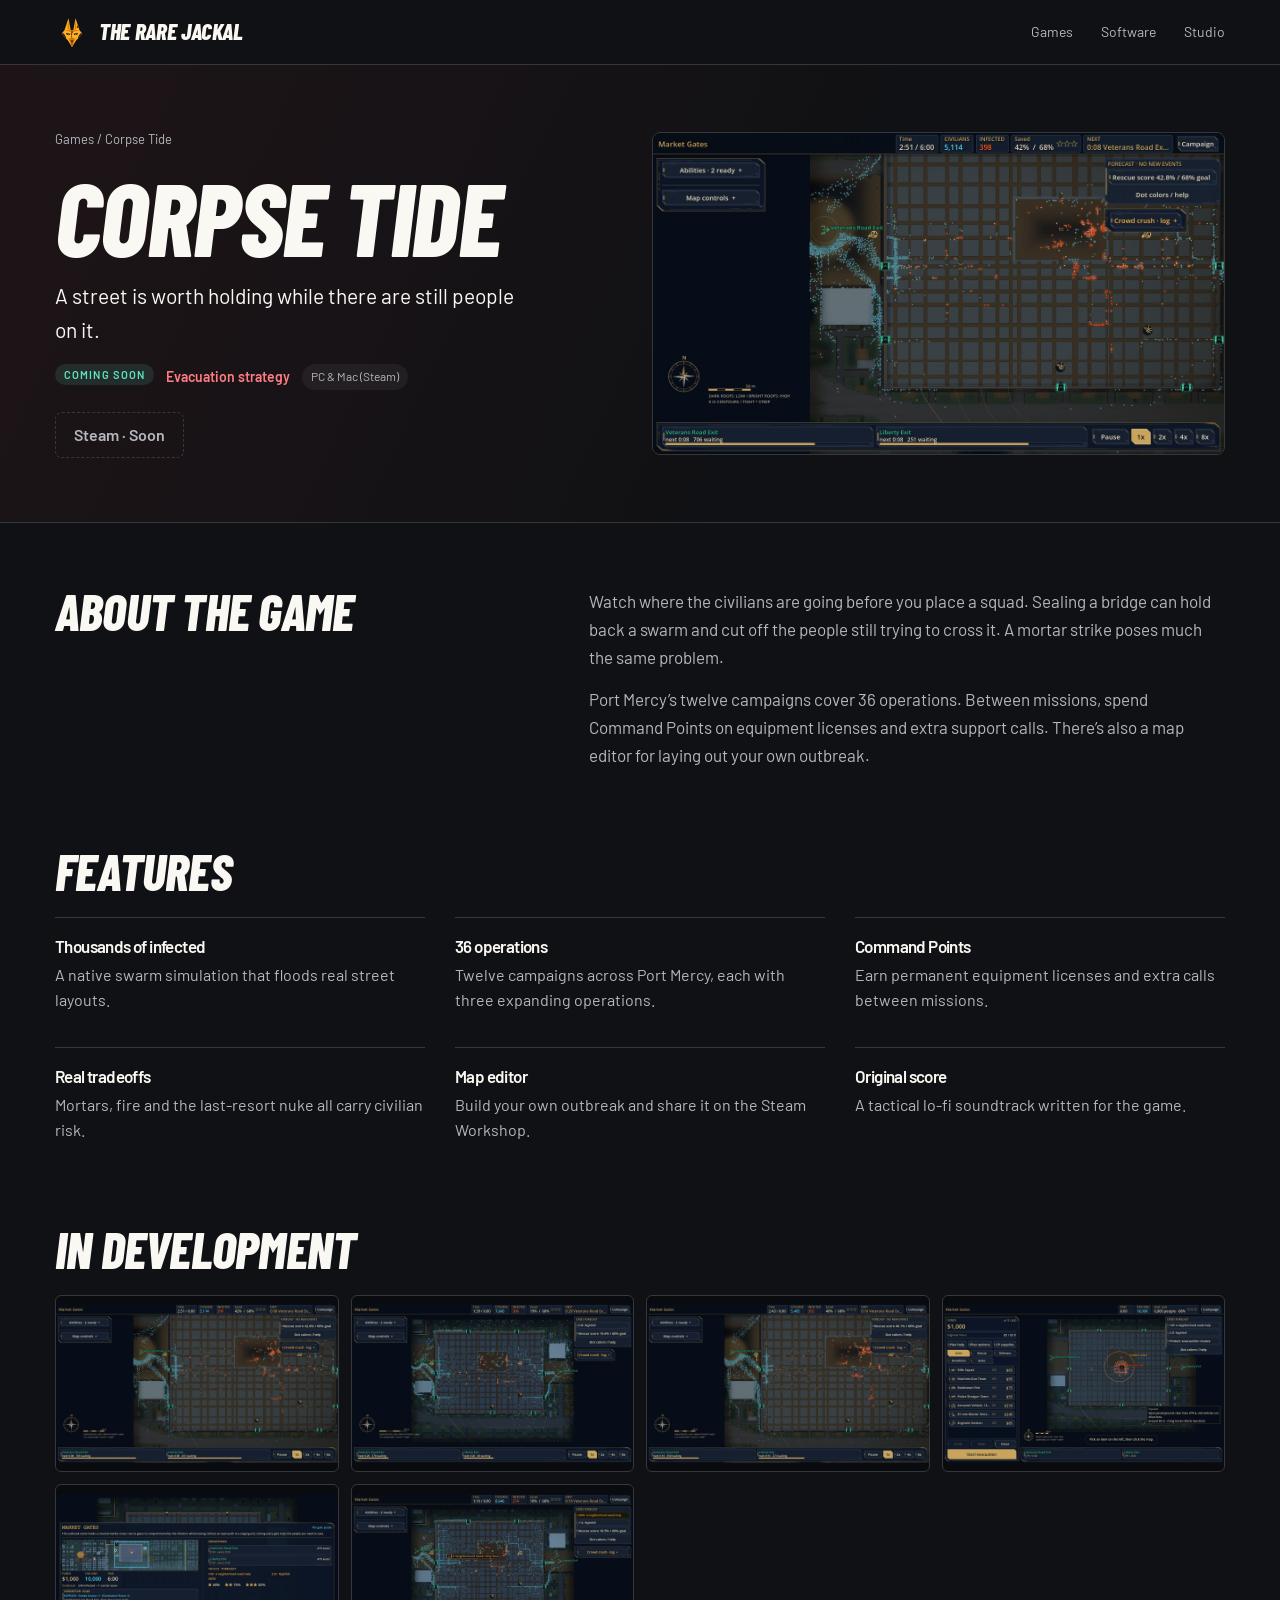
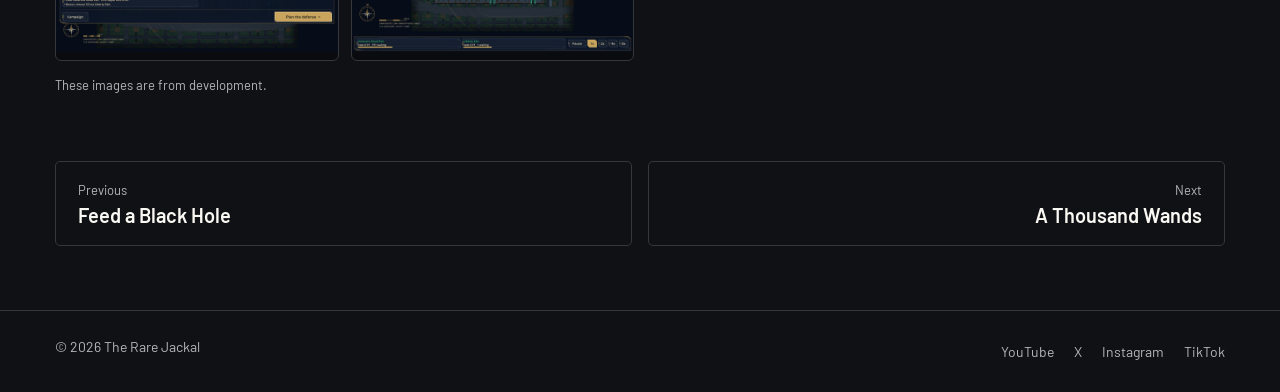
<file: games/corpse-tide/index.html>
<!DOCTYPE html>
<html lang="en">
<head>
<meta charset="utf-8">
<meta name="viewport" content="width=device-width, initial-scale=1">
<title>Corpse Tide · The Rare Jackal</title>
<meta name="description" content="In Port Mercy, thousands of infected are closing in on the evacuation routes. Position your squads and keep a path open to the drop-off zone.">
<link rel="canonical" href="https://rarejackal.com/games/corpse-tide/">
<meta name="theme-color" content="#101114">
<meta property="og:type" content="website">
<meta property="og:site_name" content="The Rare Jackal">
<meta property="og:title" content="Corpse Tide · The Rare Jackal">
<meta property="og:description" content="In Port Mercy, thousands of infected are closing in on the evacuation routes. Position your squads and keep a path open to the drop-off zone.">
<meta property="og:url" content="https://rarejackal.com/games/corpse-tide/">
<meta property="og:image" content="https://rarejackal.com/assets/games/corpse-tide/1.jpg?v=3cbbfd50">
<meta name="twitter:card" content="summary_large_image">
<meta name="twitter:site" content="@TheRareJackal">
<link rel="icon" href="../../assets/mark.svg?v=38f12c35" type="image/svg+xml">
<link rel="icon" href="../../assets/icon-512.png?v=ac99771d" type="image/png" sizes="512x512">
<link rel="apple-touch-icon" href="../../assets/apple-touch-icon.png?v=670f7b81">
<link rel="stylesheet" href="../../assets/site.css?v=f723d91d">
</head>
<body style="--accent:#ff4b52">
<a class="skip" href="#main">Skip to content</a>
<nav class="nav" aria-label="Main">
  <div class="wrap">
    <a class="brand" href="../../" aria-label="The Rare Jackal home"><img src="../../assets/mark.svg?v=38f12c35" alt="">The Rare Jackal</a>
    <ul>
      <li><a href="../../#games">Games</a></li>
      <li><a href="../../#software">Software</a></li>
      <li><a href="../../#studio">Studio</a></li>
    </ul>
  </div>
</nav>
<main id="main">
<header class="ghero">
  <div class="wrap game-intro">
    <div class="game-summary">
    <div class="crumb"><a href="../../#games">Games</a> / Corpse Tide</div>
    <h1>Corpse Tide</h1>
    
    <p class="tagline">A street is worth holding while there are still people on it.</p>
    <div class="meta"><span class="tag soon">Coming soon</span><span class="genre">Evacuation strategy</span><div class="chips"><span>PC &amp; Mac (Steam)</span></div></div>
    <div class="btns"><span class="btn btn-off" aria-disabled="true">Steam · Soon</span></div>
    </div>
    <figure class="game-preview"><img src="../../assets/games/corpse-tide/1.jpg?v=3cbbfd50" alt="Civilians stream to the exit as the outbreak spreads"></figure>
  </div>
</header>


<section class="concept">
  <div class="wrap">
    <h2>About the game</h2>
    <div class="copy"><p>Watch where the civilians are going before you place a squad. Sealing a bridge can hold back a swarm and cut off the people still trying to cross it. A mortar strike poses much the same problem.</p><p>Port Mercy’s twelve campaigns cover 36 operations. Between missions, spend Command Points on equipment licenses and extra support calls. There’s also a map editor for laying out your own outbreak.</p></div>
  </div>
</section>

<section style="padding-top:0">
  <div class="wrap">
    <div class="section-head"><h2>Features</h2></div>
    <div class="features">
      <div class="feature"><h3>Thousands of infected</h3><p>A native swarm simulation that floods real street layouts.</p></div>
      <div class="feature"><h3>36 operations</h3><p>Twelve campaigns across Port Mercy, each with three expanding operations.</p></div>
      <div class="feature"><h3>Command Points</h3><p>Earn permanent equipment licenses and extra calls between missions.</p></div>
      <div class="feature"><h3>Real tradeoffs</h3><p>Mortars, fire and the last-resort nuke all carry civilian risk.</p></div>
      <div class="feature"><h3>Map editor</h3><p>Build your own outbreak and share it on the Steam Workshop.</p></div>
      <div class="feature"><h3>Original score</h3><p>A tactical lo-fi soundtrack written for the game.</p></div>
    </div>
  </div>
</section>

<section style="padding-top:0">
  <div class="wrap">
    <div class="section-head"><h2>In development</h2></div>
    <div class="gallery">
      <button type="button" data-full="../../assets/games/corpse-tide/1.jpg?v=3cbbfd50" data-cap="Civilians stream to the exit as the outbreak spreads" aria-label="View screenshot: Civilians stream to the exit as the outbreak spreads"><picture><source media="(min-resolution: 1.5dppx), (min-width: 65rem)" srcset="../../assets/games/corpse-tide/1.jpg?v=3cbbfd50"><img src="../../assets/games/corpse-tide/1-t.jpg?v=50951880" alt="Civilians stream to the exit as the outbreak spreads" loading="lazy"></picture><span class="caption">Civilians stream to the exit as the outbreak spreads</span></button>
      <button type="button" data-full="../../assets/games/corpse-tide/2.jpg?v=599fe4d8" data-cap="Mid-evacuation at Market Gates" aria-label="View screenshot: Mid-evacuation at Market Gates"><picture><source media="(min-resolution: 1.5dppx), (min-width: 65rem)" srcset="../../assets/games/corpse-tide/2.jpg?v=599fe4d8"><img src="../../assets/games/corpse-tide/2-t.jpg?v=0d1b775a" alt="Mid-evacuation at Market Gates" loading="lazy"></picture><span class="caption">Mid-evacuation at Market Gates</span></button>
      <button type="button" data-full="../../assets/games/corpse-tide/3.jpg?v=bf0d7a7a" data-cap="Infected break out of the market maze" aria-label="View screenshot: Infected break out of the market maze"><picture><source media="(min-resolution: 1.5dppx), (min-width: 65rem)" srcset="../../assets/games/corpse-tide/3.jpg?v=bf0d7a7a"><img src="../../assets/games/corpse-tide/3-t.jpg?v=cc52b5c2" alt="Infected break out of the market maze" loading="lazy"></picture><span class="caption">Infected break out of the market maze</span></button>
      <button type="button" data-full="../../assets/games/corpse-tide/4.jpg?v=145e9d90" data-cap="Planning the defense" aria-label="View screenshot: Planning the defense"><picture><source media="(min-resolution: 1.5dppx), (min-width: 65rem)" srcset="../../assets/games/corpse-tide/4.jpg?v=145e9d90"><img src="../../assets/games/corpse-tide/4-t.jpg?v=bf0562ac" alt="Planning the defense" loading="lazy"></picture><span class="caption">Planning the defense</span></button>
      <button type="button" data-full="../../assets/games/corpse-tide/5.jpg?v=cb252371" data-cap="Operation briefing" aria-label="View screenshot: Operation briefing"><picture><source media="(min-resolution: 1.5dppx), (min-width: 65rem)" srcset="../../assets/games/corpse-tide/5.jpg?v=cb252371"><img src="../../assets/games/corpse-tide/5-t.jpg?v=8f71870e" alt="Operation briefing" loading="lazy"></picture><span class="caption">Operation briefing</span></button>
      <button type="button" data-full="../../assets/games/corpse-tide/6.jpg?v=9749537a" data-cap="Crowds reach the staging exit" aria-label="View screenshot: Crowds reach the staging exit"><picture><source media="(min-resolution: 1.5dppx), (min-width: 65rem)" srcset="../../assets/games/corpse-tide/6.jpg?v=9749537a"><img src="../../assets/games/corpse-tide/6-t.jpg?v=ba962c35" alt="Crowds reach the staging exit" loading="lazy"></picture><span class="caption">Crowds reach the staging exit</span></button>
    </div>
    <div class="wip">These images are from development.</div>
  </div>
</section>

<section style="padding-top:0">
  <div class="wrap pager">
    <a href="../../games/feed-a-black-hole/" style="--accent:#8b5cff"><span>Previous</span><b>Feed a Black Hole</b></a>
    <a class="nxt" href="../../games/a-thousand-wands/" style="--accent:#b98cff"><span>Next</span><b>A Thousand Wands</b></a>
  </div>
</section>
</main>

<footer id="follow">
  <div class="wrap">
    <span>© 2026 The Rare Jackal</span>
    <nav class="foot-social" aria-label="Social">
      <a href="https://www.youtube.com/@RareJackal">YouTube</a>
      <a href="https://x.com/TheRareJackal">X</a>
      <a href="https://www.instagram.com/therarejackaldev/">Instagram</a>
      <a href="https://www.tiktok.com/@rare.jackal">TikTok</a>
    </nav>
  </div>
</footer>
<script src="../../assets/site.js?v=fcd64bb5" defer></script>
</body>
</html>
</file>
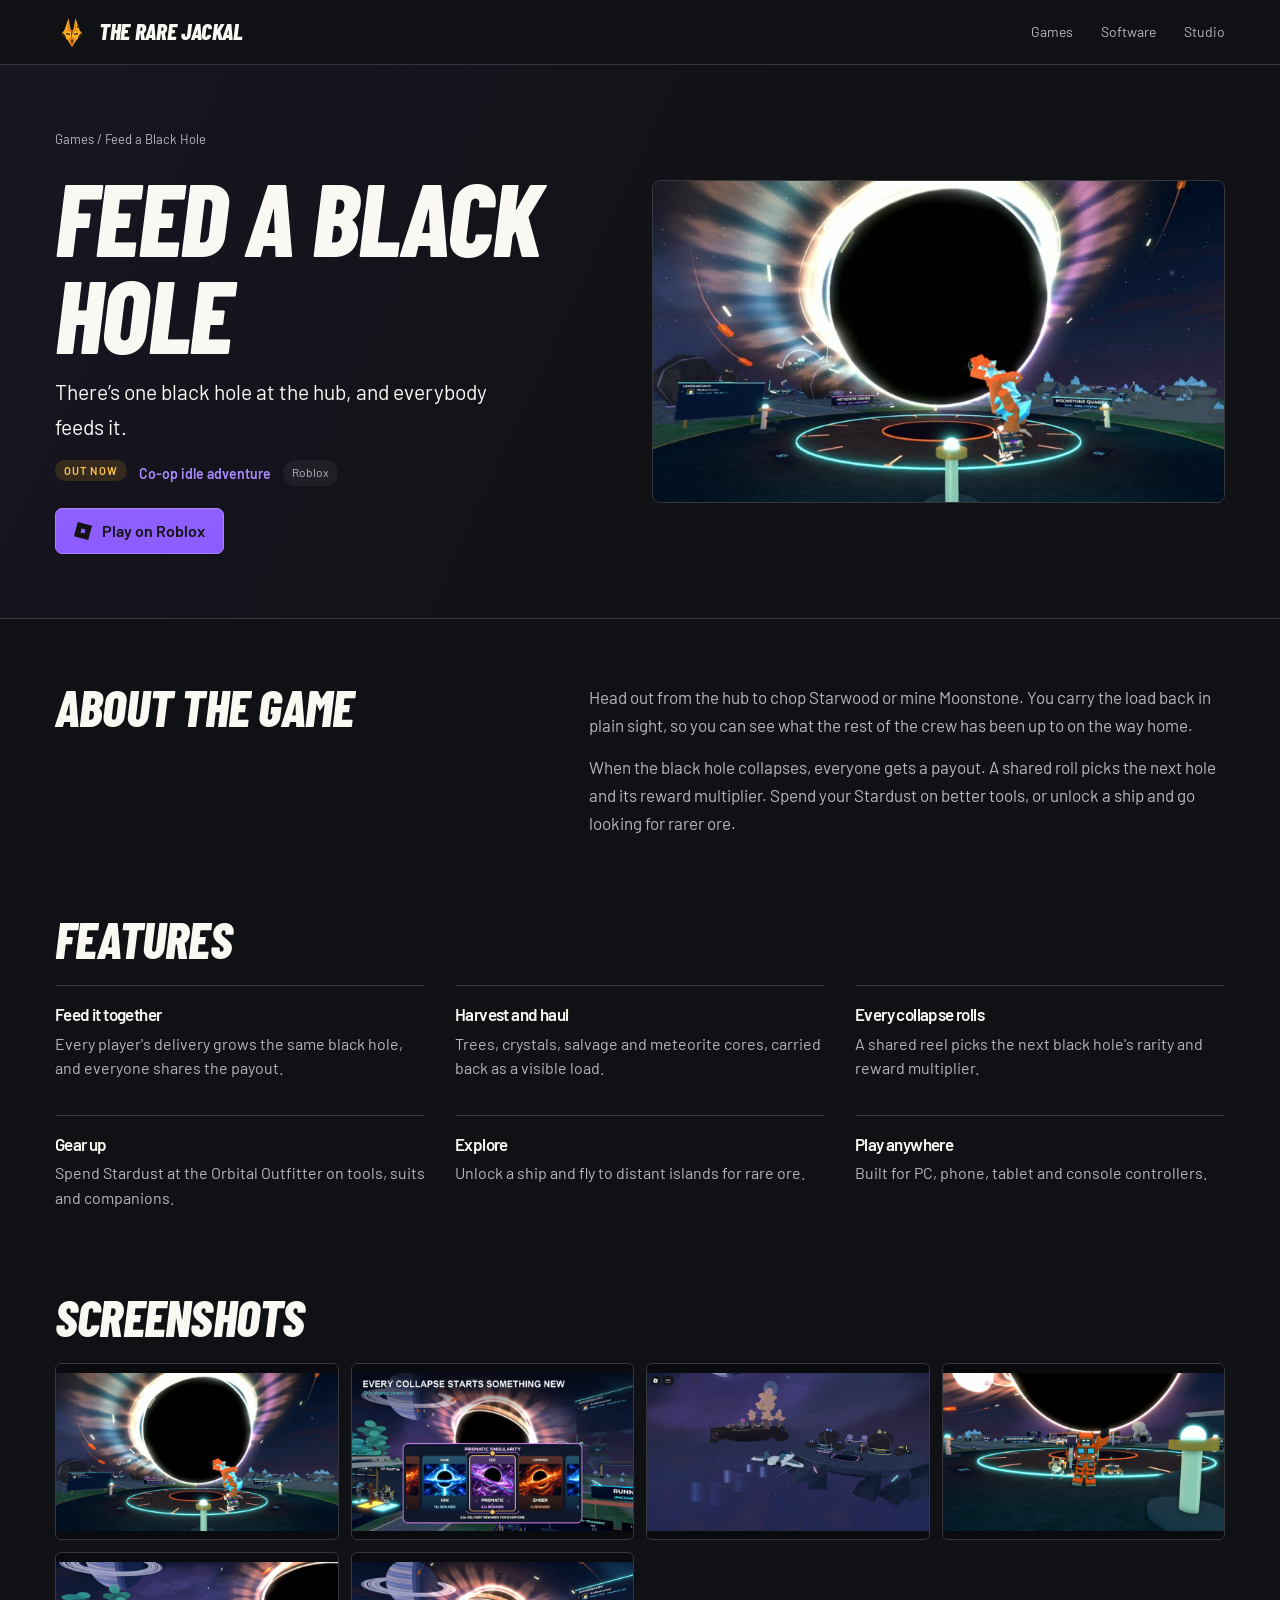
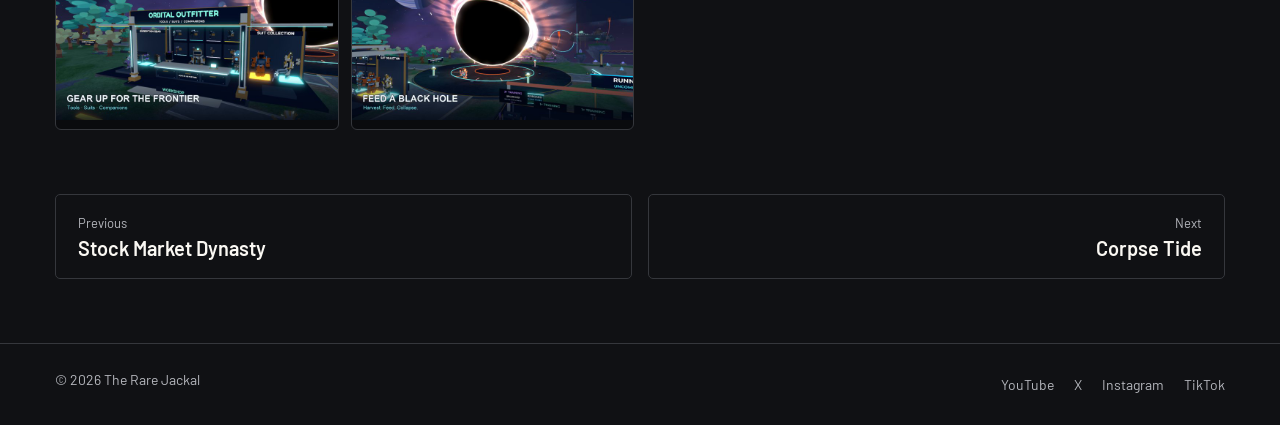
<file: games/feed-a-black-hole/index.html>
<!DOCTYPE html>
<html lang="en">
<head>
<meta charset="utf-8">
<meta name="viewport" content="width=device-width, initial-scale=1">
<title>Feed a Black Hole · The Rare Jackal</title>
<meta name="description" content="Bring back wood, moonstone, or whatever else your crew can haul. The black hole grows with every delivery until it collapses and the whole server gets paid.">
<link rel="canonical" href="https://rarejackal.com/games/feed-a-black-hole/">
<meta name="theme-color" content="#101114">
<meta property="og:type" content="website">
<meta property="og:site_name" content="The Rare Jackal">
<meta property="og:title" content="Feed a Black Hole · The Rare Jackal">
<meta property="og:description" content="Bring back wood, moonstone, or whatever else your crew can haul. The black hole grows with every delivery until it collapses and the whole server gets paid.">
<meta property="og:url" content="https://rarejackal.com/games/feed-a-black-hole/">
<meta property="og:image" content="https://rarejackal.com/assets/games/feed-a-black-hole/1.jpg?v=1839641f">
<meta name="twitter:card" content="summary_large_image">
<meta name="twitter:site" content="@TheRareJackal">
<link rel="icon" href="../../assets/mark.svg?v=38f12c35" type="image/svg+xml">
<link rel="icon" href="../../assets/icon-512.png?v=ac99771d" type="image/png" sizes="512x512">
<link rel="apple-touch-icon" href="../../assets/apple-touch-icon.png?v=670f7b81">
<link rel="stylesheet" href="../../assets/site.css?v=f723d91d">
</head>
<body style="--accent:#8b5cff">
<a class="skip" href="#main">Skip to content</a>
<nav class="nav" aria-label="Main">
  <div class="wrap">
    <a class="brand" href="../../" aria-label="The Rare Jackal home"><img src="../../assets/mark.svg?v=38f12c35" alt="">The Rare Jackal</a>
    <ul>
      <li><a href="../../#games">Games</a></li>
      <li><a href="../../#software">Software</a></li>
      <li><a href="../../#studio">Studio</a></li>
    </ul>
  </div>
</nav>
<main id="main">
<header class="ghero">
  <div class="wrap game-intro">
    <div class="game-summary">
    <div class="crumb"><a href="../../#games">Games</a> / Feed a Black Hole</div>
    <h1>Feed a Black Hole</h1>
    
    <p class="tagline">There’s one black hole at the hub, and everybody feeds it.</p>
    <div class="meta"><span class="tag out">Out now</span><span class="genre">Co-op idle adventure</span><div class="chips"><span>Roblox</span></div></div>
    <div class="btns"><a class="btn btn-primary store-roblox" href="https://www.roblox.com/games/134135155914015/Feed-a-Black-Hole">Play on Roblox</a></div>
    </div>
    <figure class="game-preview"><img src="../../assets/games/feed-a-black-hole/1.jpg?v=1839641f" alt="Feeding the black hole at the hub"></figure>
  </div>
</header>


<section class="concept">
  <div class="wrap">
    <h2>About the game</h2>
    <div class="copy"><p>Head out from the hub to chop Starwood or mine Moonstone. You carry the load back in plain sight, so you can see what the rest of the crew has been up to on the way home.</p><p>When the black hole collapses, everyone gets a payout. A shared roll picks the next hole and its reward multiplier. Spend your Stardust on better tools, or unlock a ship and go looking for rarer ore.</p></div>
  </div>
</section>

<section style="padding-top:0">
  <div class="wrap">
    <div class="section-head"><h2>Features</h2></div>
    <div class="features">
      <div class="feature"><h3>Feed it together</h3><p>Every player&#x27;s delivery grows the same black hole, and everyone shares the payout.</p></div>
      <div class="feature"><h3>Harvest and haul</h3><p>Trees, crystals, salvage and meteorite cores, carried back as a visible load.</p></div>
      <div class="feature"><h3>Every collapse rolls</h3><p>A shared reel picks the next black hole&#x27;s rarity and reward multiplier.</p></div>
      <div class="feature"><h3>Gear up</h3><p>Spend Stardust at the Orbital Outfitter on tools, suits and companions.</p></div>
      <div class="feature"><h3>Explore</h3><p>Unlock a ship and fly to distant islands for rare ore.</p></div>
      <div class="feature"><h3>Play anywhere</h3><p>Built for PC, phone, tablet and console controllers.</p></div>
    </div>
  </div>
</section>

<section style="padding-top:0">
  <div class="wrap">
    <div class="section-head"><h2>Screenshots</h2></div>
    <div class="gallery">
      <button type="button" data-full="../../assets/games/feed-a-black-hole/1.jpg?v=1839641f" data-cap="Feeding the black hole at the hub" aria-label="View screenshot: Feeding the black hole at the hub"><picture><source media="(min-resolution: 1.5dppx), (min-width: 65rem)" srcset="../../assets/games/feed-a-black-hole/1.jpg?v=1839641f"><img src="../../assets/games/feed-a-black-hole/1-t.jpg?v=ec3b74c4" alt="Feeding the black hole at the hub" loading="lazy"></picture><span class="caption">Feeding the black hole at the hub</span></button>
      <button type="button" data-full="../../assets/games/feed-a-black-hole/2.jpg?v=b82ef07d" data-cap="Every collapse rolls the next rarity" aria-label="View screenshot: Every collapse rolls the next rarity"><picture><source media="(min-resolution: 1.5dppx), (min-width: 65rem)" srcset="../../assets/games/feed-a-black-hole/2.jpg?v=b82ef07d"><img src="../../assets/games/feed-a-black-hole/2-t.jpg?v=158038e7" alt="Every collapse rolls the next rarity" loading="lazy"></picture><span class="caption">Every collapse rolls the next rarity</span></button>
      <button type="button" data-full="../../assets/games/feed-a-black-hole/3.jpg?v=f02e7e67" data-cap="Flying out to the distant islands" aria-label="View screenshot: Flying out to the distant islands"><picture><source media="(min-resolution: 1.5dppx), (min-width: 65rem)" srcset="../../assets/games/feed-a-black-hole/3.jpg?v=f02e7e67"><img src="../../assets/games/feed-a-black-hole/3-t.jpg?v=c82b0acc" alt="Flying out to the distant islands" loading="lazy"></picture><span class="caption">Flying out to the distant islands</span></button>
      <button type="button" data-full="../../assets/games/feed-a-black-hole/4.jpg?v=de995eb3" data-cap="A delivery with companions in tow" aria-label="View screenshot: A delivery with companions in tow"><picture><source media="(min-resolution: 1.5dppx), (min-width: 65rem)" srcset="../../assets/games/feed-a-black-hole/4.jpg?v=de995eb3"><img src="../../assets/games/feed-a-black-hole/4-t.jpg?v=c0b83ab7" alt="A delivery with companions in tow" loading="lazy"></picture><span class="caption">A delivery with companions in tow</span></button>
      <button type="button" data-full="../../assets/games/feed-a-black-hole/5.jpg?v=1ba0d733" data-cap="The Orbital Outfitter workshop" aria-label="View screenshot: The Orbital Outfitter workshop"><picture><source media="(min-resolution: 1.5dppx), (min-width: 65rem)" srcset="../../assets/games/feed-a-black-hole/5.jpg?v=1ba0d733"><img src="../../assets/games/feed-a-black-hole/5-t.jpg?v=a3e240b7" alt="The Orbital Outfitter workshop" loading="lazy"></picture><span class="caption">The Orbital Outfitter workshop</span></button>
      <button type="button" data-full="../../assets/games/feed-a-black-hole/6.jpg?v=498053c1" data-cap="Harvest. Feed. Collapse." aria-label="View screenshot: Harvest. Feed. Collapse."><picture><source media="(min-resolution: 1.5dppx), (min-width: 65rem)" srcset="../../assets/games/feed-a-black-hole/6.jpg?v=498053c1"><img src="../../assets/games/feed-a-black-hole/6-t.jpg?v=468fa75d" alt="Harvest. Feed. Collapse." loading="lazy"></picture><span class="caption">Harvest. Feed. Collapse.</span></button>
    </div>
    
  </div>
</section>

<section style="padding-top:0">
  <div class="wrap pager">
    <a href="../../games/stock-market-dynasty/" style="--accent:#3ee07a"><span>Previous</span><b>Stock Market Dynasty</b></a>
    <a class="nxt" href="../../games/corpse-tide/" style="--accent:#ff4b52"><span>Next</span><b>Corpse Tide</b></a>
  </div>
</section>
</main>

<footer id="follow">
  <div class="wrap">
    <span>© 2026 The Rare Jackal</span>
    <nav class="foot-social" aria-label="Social">
      <a href="https://www.youtube.com/@RareJackal">YouTube</a>
      <a href="https://x.com/TheRareJackal">X</a>
      <a href="https://www.instagram.com/therarejackaldev/">Instagram</a>
      <a href="https://www.tiktok.com/@rare.jackal">TikTok</a>
    </nav>
  </div>
</footer>
<script src="../../assets/site.js?v=fcd64bb5" defer></script>
</body>
</html>
</file>
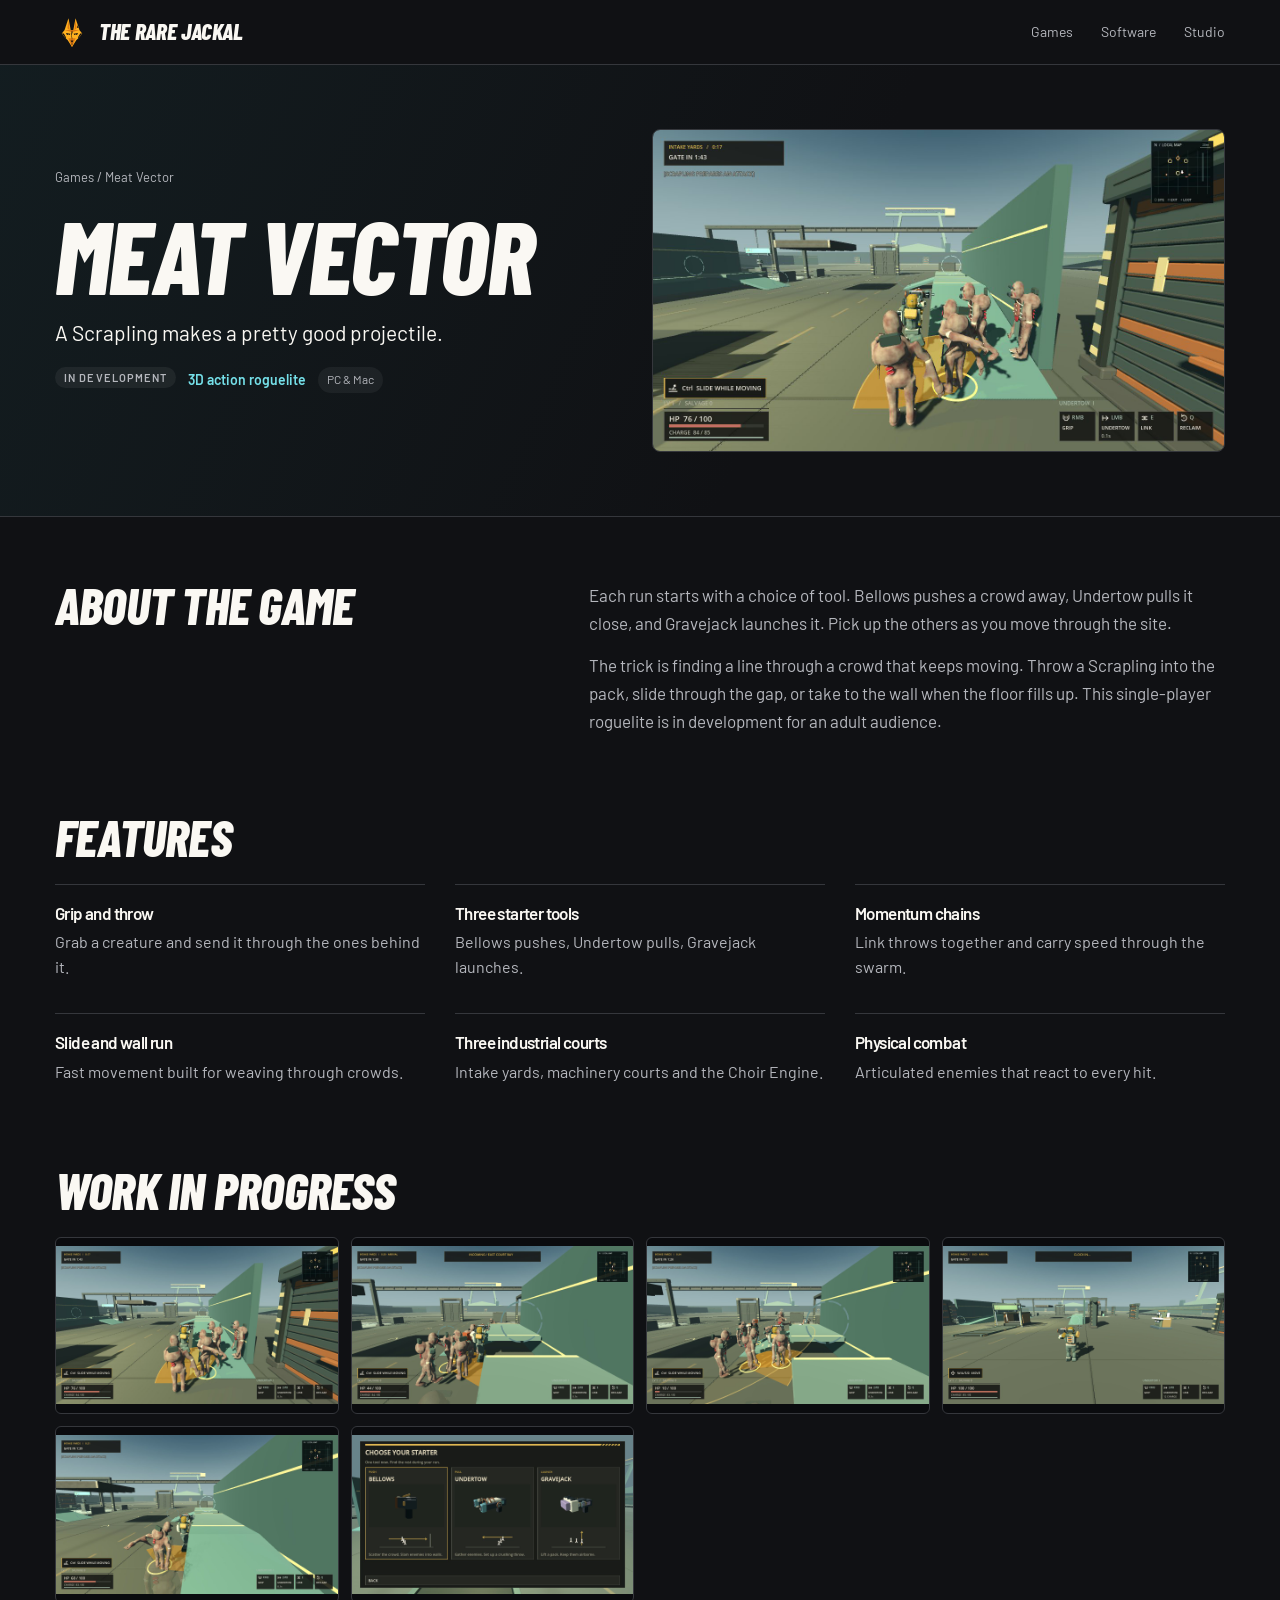
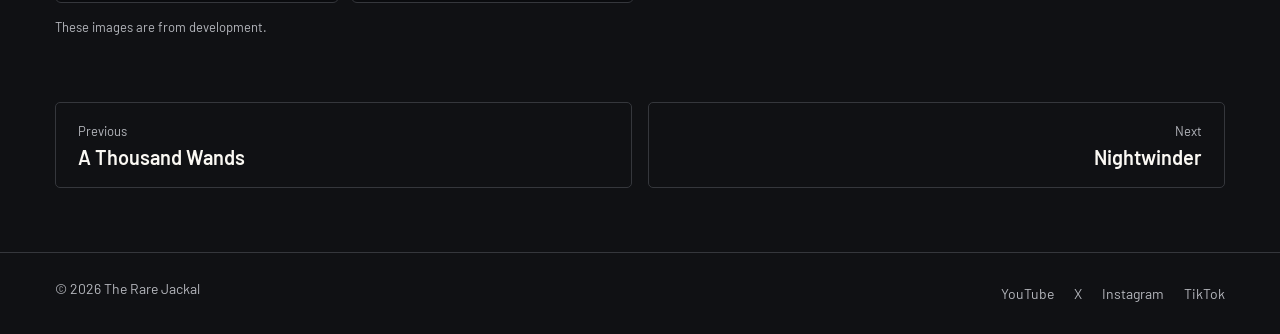
<file: games/meat-vector/index.html>
<!DOCTYPE html>
<html lang="en">
<head>
<meta charset="utf-8">
<meta name="viewport" content="width=device-width, initial-scale=1">
<title>Meat Vector · The Rare Jackal</title>
<meta name="description" content="Grab one creature and throw it into the next. Chain their momentum, slide under the crowd, and use the walls to get clear.">
<link rel="canonical" href="https://rarejackal.com/games/meat-vector/">
<meta name="theme-color" content="#101114">
<meta property="og:type" content="website">
<meta property="og:site_name" content="The Rare Jackal">
<meta property="og:title" content="Meat Vector · The Rare Jackal">
<meta property="og:description" content="Grab one creature and throw it into the next. Chain their momentum, slide under the crowd, and use the walls to get clear.">
<meta property="og:url" content="https://rarejackal.com/games/meat-vector/">
<meta property="og:image" content="https://rarejackal.com/assets/games/meat-vector/1.jpg?v=9a4a45c0">
<meta name="twitter:card" content="summary_large_image">
<meta name="twitter:site" content="@TheRareJackal">
<link rel="icon" href="../../assets/mark.svg?v=38f12c35" type="image/svg+xml">
<link rel="icon" href="../../assets/icon-512.png?v=ac99771d" type="image/png" sizes="512x512">
<link rel="apple-touch-icon" href="../../assets/apple-touch-icon.png?v=670f7b81">
<link rel="stylesheet" href="../../assets/site.css?v=f723d91d">
</head>
<body style="--accent:#3fd4e0">
<a class="skip" href="#main">Skip to content</a>
<nav class="nav" aria-label="Main">
  <div class="wrap">
    <a class="brand" href="../../" aria-label="The Rare Jackal home"><img src="../../assets/mark.svg?v=38f12c35" alt="">The Rare Jackal</a>
    <ul>
      <li><a href="../../#games">Games</a></li>
      <li><a href="../../#software">Software</a></li>
      <li><a href="../../#studio">Studio</a></li>
    </ul>
  </div>
</nav>
<main id="main">
<header class="ghero">
  <div class="wrap game-intro">
    <div class="game-summary">
    <div class="crumb"><a href="../../#games">Games</a> / Meat Vector</div>
    <h1>Meat Vector</h1>
    
    <p class="tagline">A Scrapling makes a pretty good projectile.</p>
    <div class="meta"><span class="tag dev">In development</span><span class="genre">3D action roguelite</span><div class="chips"><span>PC &amp; Mac</span></div></div>
    <div class="btns"></div>
    </div>
    <figure class="game-preview"><img src="../../assets/games/meat-vector/1.jpg?v=9a4a45c0" alt="The swarm closes in at the Intake Yards"></figure>
  </div>
</header>


<section class="concept">
  <div class="wrap">
    <h2>About the game</h2>
    <div class="copy"><p>Each run starts with a choice of tool. Bellows pushes a crowd away, Undertow pulls it close, and Gravejack launches it. Pick up the others as you move through the site.</p><p>The trick is finding a line through a crowd that keeps moving. Throw a Scrapling into the pack, slide through the gap, or take to the wall when the floor fills up. This single-player roguelite is in development for an adult audience.</p></div>
  </div>
</section>

<section style="padding-top:0">
  <div class="wrap">
    <div class="section-head"><h2>Features</h2></div>
    <div class="features">
      <div class="feature"><h3>Grip and throw</h3><p>Grab a creature and send it through the ones behind it.</p></div>
      <div class="feature"><h3>Three starter tools</h3><p>Bellows pushes, Undertow pulls, Gravejack launches.</p></div>
      <div class="feature"><h3>Momentum chains</h3><p>Link throws together and carry speed through the swarm.</p></div>
      <div class="feature"><h3>Slide and wall run</h3><p>Fast movement built for weaving through crowds.</p></div>
      <div class="feature"><h3>Three industrial courts</h3><p>Intake yards, machinery courts and the Choir Engine.</p></div>
      <div class="feature"><h3>Physical combat</h3><p>Articulated enemies that react to every hit.</p></div>
    </div>
  </div>
</section>

<section style="padding-top:0">
  <div class="wrap">
    <div class="section-head"><h2>Work in progress</h2></div>
    <div class="gallery">
      <button type="button" data-full="../../assets/games/meat-vector/1.jpg?v=9a4a45c0" data-cap="The swarm closes in at the Intake Yards" aria-label="View screenshot: The swarm closes in at the Intake Yards"><picture><source media="(min-resolution: 1.5dppx), (min-width: 65rem)" srcset="../../assets/games/meat-vector/1.jpg?v=9a4a45c0"><img src="../../assets/games/meat-vector/1-t.jpg?v=b112eee0" alt="The swarm closes in at the Intake Yards" loading="lazy"></picture><span class="caption">The swarm closes in at the Intake Yards</span></button>
      <button type="button" data-full="../../assets/games/meat-vector/2.jpg?v=db639096" data-cap="Fighting a crowd of Scraplings" aria-label="View screenshot: Fighting a crowd of Scraplings"><picture><source media="(min-resolution: 1.5dppx), (min-width: 65rem)" srcset="../../assets/games/meat-vector/2.jpg?v=db639096"><img src="../../assets/games/meat-vector/2-t.jpg?v=0b83fc4c" alt="Fighting a crowd of Scraplings" loading="lazy"></picture><span class="caption">Fighting a crowd of Scraplings</span></button>
      <button type="button" data-full="../../assets/games/meat-vector/3.jpg?v=f43c6076" data-cap="Pinned against the wall" aria-label="View screenshot: Pinned against the wall"><picture><source media="(min-resolution: 1.5dppx), (min-width: 65rem)" srcset="../../assets/games/meat-vector/3.jpg?v=f43c6076"><img src="../../assets/games/meat-vector/3-t.jpg?v=adb621df" alt="Pinned against the wall" loading="lazy"></picture><span class="caption">Pinned against the wall</span></button>
      <button type="button" data-full="../../assets/games/meat-vector/4.jpg?v=4be7abb7" data-cap="Clocking in at the Intake Yards" aria-label="View screenshot: Clocking in at the Intake Yards"><picture><source media="(min-resolution: 1.5dppx), (min-width: 65rem)" srcset="../../assets/games/meat-vector/4.jpg?v=4be7abb7"><img src="../../assets/games/meat-vector/4-t.jpg?v=c9d0d78e" alt="Clocking in at the Intake Yards" loading="lazy"></picture><span class="caption">Clocking in at the Intake Yards</span></button>
      <button type="button" data-full="../../assets/games/meat-vector/5.jpg?v=7c5742a4" data-cap="Pulling a Scrapling in" aria-label="View screenshot: Pulling a Scrapling in"><picture><source media="(min-resolution: 1.5dppx), (min-width: 65rem)" srcset="../../assets/games/meat-vector/5.jpg?v=7c5742a4"><img src="../../assets/games/meat-vector/5-t.jpg?v=bbafc7ab" alt="Pulling a Scrapling in" loading="lazy"></picture><span class="caption">Pulling a Scrapling in</span></button>
      <button type="button" data-full="../../assets/games/meat-vector/6.jpg?v=6731c4ed" data-cap="Choose a starter tool" aria-label="View screenshot: Choose a starter tool"><picture><source media="(min-resolution: 1.5dppx), (min-width: 65rem)" srcset="../../assets/games/meat-vector/6.jpg?v=6731c4ed"><img src="../../assets/games/meat-vector/6-t.jpg?v=1d518bca" alt="Choose a starter tool" loading="lazy"></picture><span class="caption">Choose a starter tool</span></button>
    </div>
    <div class="wip">These images are from development.</div>
  </div>
</section>

<section style="padding-top:0">
  <div class="wrap pager">
    <a href="../../games/a-thousand-wands/" style="--accent:#b98cff"><span>Previous</span><b>A Thousand Wands</b></a>
    <a class="nxt" href="../../games/nightwinder/" style="--accent:#e8c26a"><span>Next</span><b>Nightwinder</b></a>
  </div>
</section>
</main>

<footer id="follow">
  <div class="wrap">
    <span>© 2026 The Rare Jackal</span>
    <nav class="foot-social" aria-label="Social">
      <a href="https://www.youtube.com/@RareJackal">YouTube</a>
      <a href="https://x.com/TheRareJackal">X</a>
      <a href="https://www.instagram.com/therarejackaldev/">Instagram</a>
      <a href="https://www.tiktok.com/@rare.jackal">TikTok</a>
    </nav>
  </div>
</footer>
<script src="../../assets/site.js?v=fcd64bb5" defer></script>
</body>
</html>
</file>
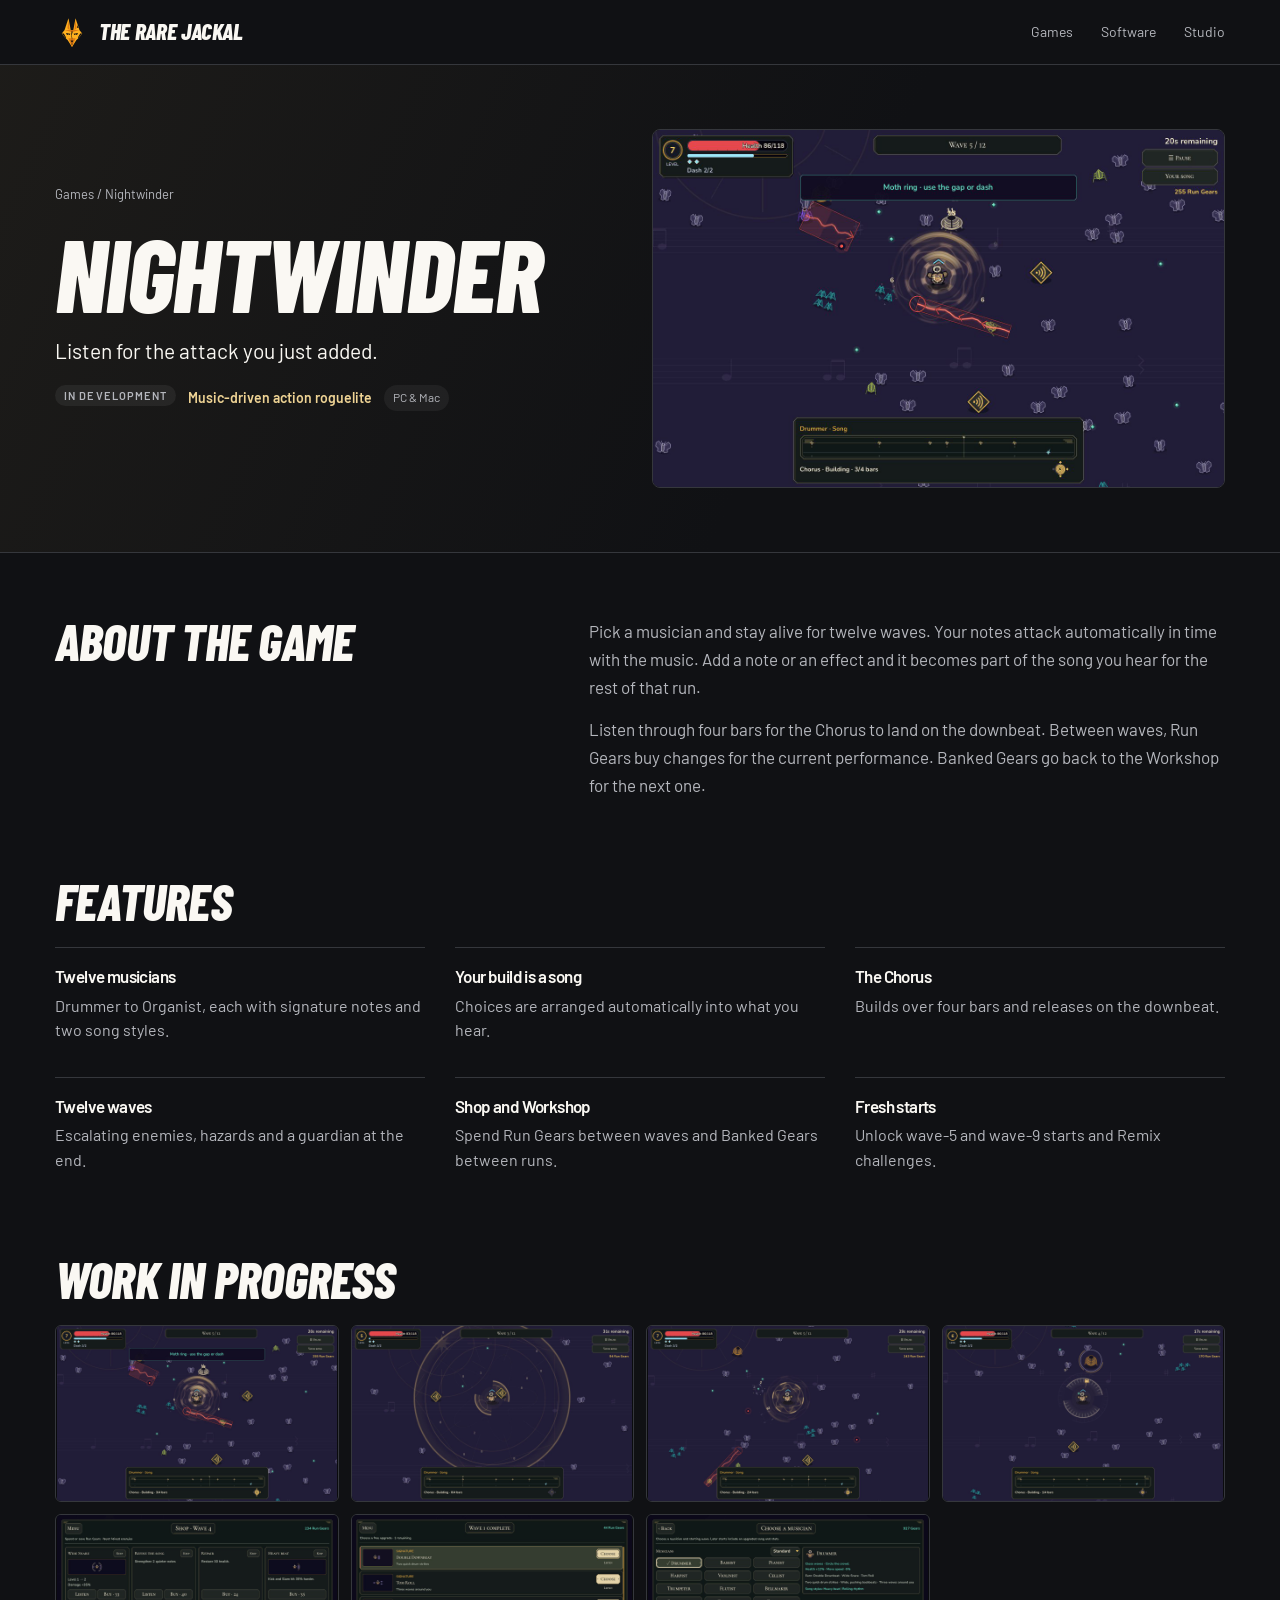
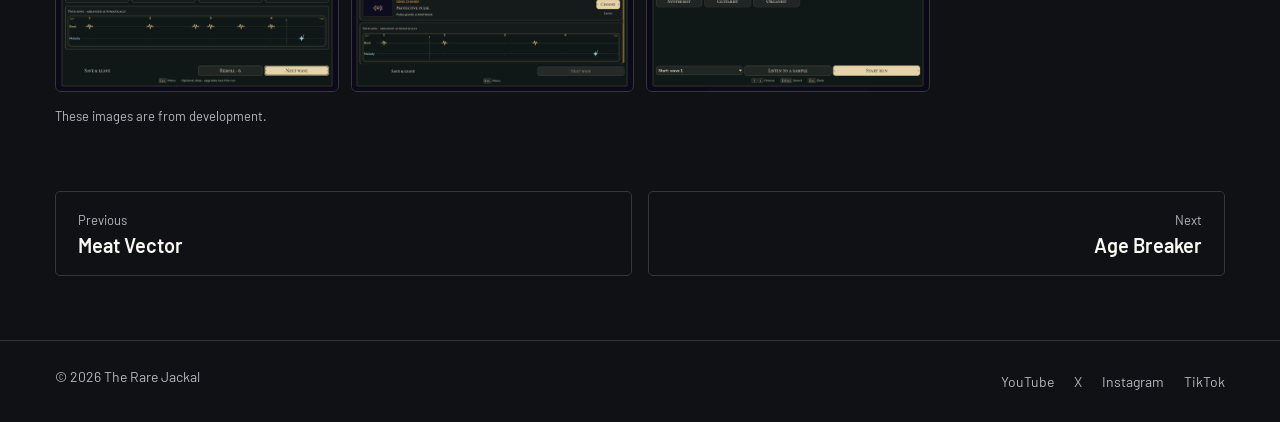
<file: games/nightwinder/index.html>
<!DOCTYPE html>
<html lang="en">
<head>
<meta charset="utf-8">
<meta name="viewport" content="width=device-width, initial-scale=1">
<title>Nightwinder · The Rare Jackal</title>
<meta name="description" content="Play one of twelve musicians in an arena where notes do damage. Each new attack joins the arrangement, so you can hear the build taking shape as you play.">
<link rel="canonical" href="https://rarejackal.com/games/nightwinder/">
<meta name="theme-color" content="#101114">
<meta property="og:type" content="website">
<meta property="og:site_name" content="The Rare Jackal">
<meta property="og:title" content="Nightwinder · The Rare Jackal">
<meta property="og:description" content="Play one of twelve musicians in an arena where notes do damage. Each new attack joins the arrangement, so you can hear the build taking shape as you play.">
<meta property="og:url" content="https://rarejackal.com/games/nightwinder/">
<meta property="og:image" content="https://rarejackal.com/assets/games/nightwinder/1.jpg?v=ff6d4fb6">
<meta name="twitter:card" content="summary_large_image">
<meta name="twitter:site" content="@TheRareJackal">
<link rel="icon" href="../../assets/mark.svg?v=38f12c35" type="image/svg+xml">
<link rel="icon" href="../../assets/icon-512.png?v=ac99771d" type="image/png" sizes="512x512">
<link rel="apple-touch-icon" href="../../assets/apple-touch-icon.png?v=670f7b81">
<link rel="stylesheet" href="../../assets/site.css?v=f723d91d">
</head>
<body style="--accent:#e8c26a">
<a class="skip" href="#main">Skip to content</a>
<nav class="nav" aria-label="Main">
  <div class="wrap">
    <a class="brand" href="../../" aria-label="The Rare Jackal home"><img src="../../assets/mark.svg?v=38f12c35" alt="">The Rare Jackal</a>
    <ul>
      <li><a href="../../#games">Games</a></li>
      <li><a href="../../#software">Software</a></li>
      <li><a href="../../#studio">Studio</a></li>
    </ul>
  </div>
</nav>
<main id="main">
<header class="ghero">
  <div class="wrap game-intro">
    <div class="game-summary">
    <div class="crumb"><a href="../../#games">Games</a> / Nightwinder</div>
    <h1>Nightwinder</h1>
    
    <p class="tagline">Listen for the attack you just added.</p>
    <div class="meta"><span class="tag dev">In development</span><span class="genre">Music-driven action roguelite</span><div class="chips"><span>PC &amp; Mac</span></div></div>
    <div class="btns"></div>
    </div>
    <figure class="game-preview"><img src="../../assets/games/nightwinder/1.jpg?v=ff6d4fb6" alt="A moth ring closes in"></figure>
  </div>
</header>


<section class="concept">
  <div class="wrap">
    <h2>About the game</h2>
    <div class="copy"><p>Pick a musician and stay alive for twelve waves. Your notes attack automatically in time with the music. Add a note or an effect and it becomes part of the song you hear for the rest of that run.</p><p>Listen through four bars for the Chorus to land on the downbeat. Between waves, Run Gears buy changes for the current performance. Banked Gears go back to the Workshop for the next one.</p></div>
  </div>
</section>

<section style="padding-top:0">
  <div class="wrap">
    <div class="section-head"><h2>Features</h2></div>
    <div class="features">
      <div class="feature"><h3>Twelve musicians</h3><p>Drummer to Organist, each with signature notes and two song styles.</p></div>
      <div class="feature"><h3>Your build is a song</h3><p>Choices are arranged automatically into what you hear.</p></div>
      <div class="feature"><h3>The Chorus</h3><p>Builds over four bars and releases on the downbeat.</p></div>
      <div class="feature"><h3>Twelve waves</h3><p>Escalating enemies, hazards and a guardian at the end.</p></div>
      <div class="feature"><h3>Shop and Workshop</h3><p>Spend Run Gears between waves and Banked Gears between runs.</p></div>
      <div class="feature"><h3>Fresh starts</h3><p>Unlock wave-5 and wave-9 starts and Remix challenges.</p></div>
    </div>
  </div>
</section>

<section style="padding-top:0">
  <div class="wrap">
    <div class="section-head"><h2>Work in progress</h2></div>
    <div class="gallery">
      <button type="button" data-full="../../assets/games/nightwinder/1.jpg?v=ff6d4fb6" data-cap="A moth ring closes in" aria-label="View screenshot: A moth ring closes in"><picture><source media="(min-resolution: 1.5dppx), (min-width: 65rem)" srcset="../../assets/games/nightwinder/1.jpg?v=ff6d4fb6"><img src="../../assets/games/nightwinder/1-t.jpg?v=9a4a0fa2" alt="A moth ring closes in" loading="lazy"></picture><span class="caption">A moth ring closes in</span></button>
      <button type="button" data-full="../../assets/games/nightwinder/2.jpg?v=07e7e3ad" data-cap="The Chorus releases on the downbeat" aria-label="View screenshot: The Chorus releases on the downbeat"><picture><source media="(min-resolution: 1.5dppx), (min-width: 65rem)" srcset="../../assets/games/nightwinder/2.jpg?v=07e7e3ad"><img src="../../assets/games/nightwinder/2-t.jpg?v=690ceaf2" alt="The Chorus releases on the downbeat" loading="lazy"></picture><span class="caption">The Chorus releases on the downbeat</span></button>
      <button type="button" data-full="../../assets/games/nightwinder/3.jpg?v=8d5c067f" data-cap="Fighting through wave 5" aria-label="View screenshot: Fighting through wave 5"><picture><source media="(min-resolution: 1.5dppx), (min-width: 65rem)" srcset="../../assets/games/nightwinder/3.jpg?v=8d5c067f"><img src="../../assets/games/nightwinder/3-t.jpg?v=5d16e146" alt="Fighting through wave 5" loading="lazy"></picture><span class="caption">Fighting through wave 5</span></button>
      <button type="button" data-full="../../assets/games/nightwinder/4.jpg?v=0755f727" data-cap="A pulse clears the drummer’s path" aria-label="View screenshot: A pulse clears the drummer’s path"><picture><source media="(min-resolution: 1.5dppx), (min-width: 65rem)" srcset="../../assets/games/nightwinder/4.jpg?v=0755f727"><img src="../../assets/games/nightwinder/4-t.jpg?v=651d6402" alt="A pulse clears the drummer’s path" loading="lazy"></picture><span class="caption">A pulse clears the drummer’s path</span></button>
      <button type="button" data-full="../../assets/games/nightwinder/5.jpg?v=a457c14c" data-cap="The shop between waves" aria-label="View screenshot: The shop between waves"><picture><source media="(min-resolution: 1.5dppx), (min-width: 65rem)" srcset="../../assets/games/nightwinder/5.jpg?v=a457c14c"><img src="../../assets/games/nightwinder/5-t.jpg?v=922626b7" alt="The shop between waves" loading="lazy"></picture><span class="caption">The shop between waves</span></button>
      <button type="button" data-full="../../assets/games/nightwinder/6.jpg?v=59aae2ba" data-cap="Choose a free upgrade" aria-label="View screenshot: Choose a free upgrade"><picture><source media="(min-resolution: 1.5dppx), (min-width: 65rem)" srcset="../../assets/games/nightwinder/6.jpg?v=59aae2ba"><img src="../../assets/games/nightwinder/6-t.jpg?v=66a00c8b" alt="Choose a free upgrade" loading="lazy"></picture><span class="caption">Choose a free upgrade</span></button>
      <button type="button" data-full="../../assets/games/nightwinder/7.jpg?v=94ff1a6f" data-cap="Choose a musician" aria-label="View screenshot: Choose a musician"><picture><source media="(min-resolution: 1.5dppx), (min-width: 65rem)" srcset="../../assets/games/nightwinder/7.jpg?v=94ff1a6f"><img src="../../assets/games/nightwinder/7-t.jpg?v=8bb73b94" alt="Choose a musician" loading="lazy"></picture><span class="caption">Choose a musician</span></button>
    </div>
    <div class="wip">These images are from development.</div>
  </div>
</section>

<section style="padding-top:0">
  <div class="wrap pager">
    <a href="../../games/meat-vector/" style="--accent:#3fd4e0"><span>Previous</span><b>Meat Vector</b></a>
    <a class="nxt" href="../../games/age-breaker/" style="--accent:#ffb01f"><span>Next</span><b>Age Breaker</b></a>
  </div>
</section>
</main>

<footer id="follow">
  <div class="wrap">
    <span>© 2026 The Rare Jackal</span>
    <nav class="foot-social" aria-label="Social">
      <a href="https://www.youtube.com/@RareJackal">YouTube</a>
      <a href="https://x.com/TheRareJackal">X</a>
      <a href="https://www.instagram.com/therarejackaldev/">Instagram</a>
      <a href="https://www.tiktok.com/@rare.jackal">TikTok</a>
    </nav>
  </div>
</footer>
<script src="../../assets/site.js?v=fcd64bb5" defer></script>
</body>
</html>
</file>
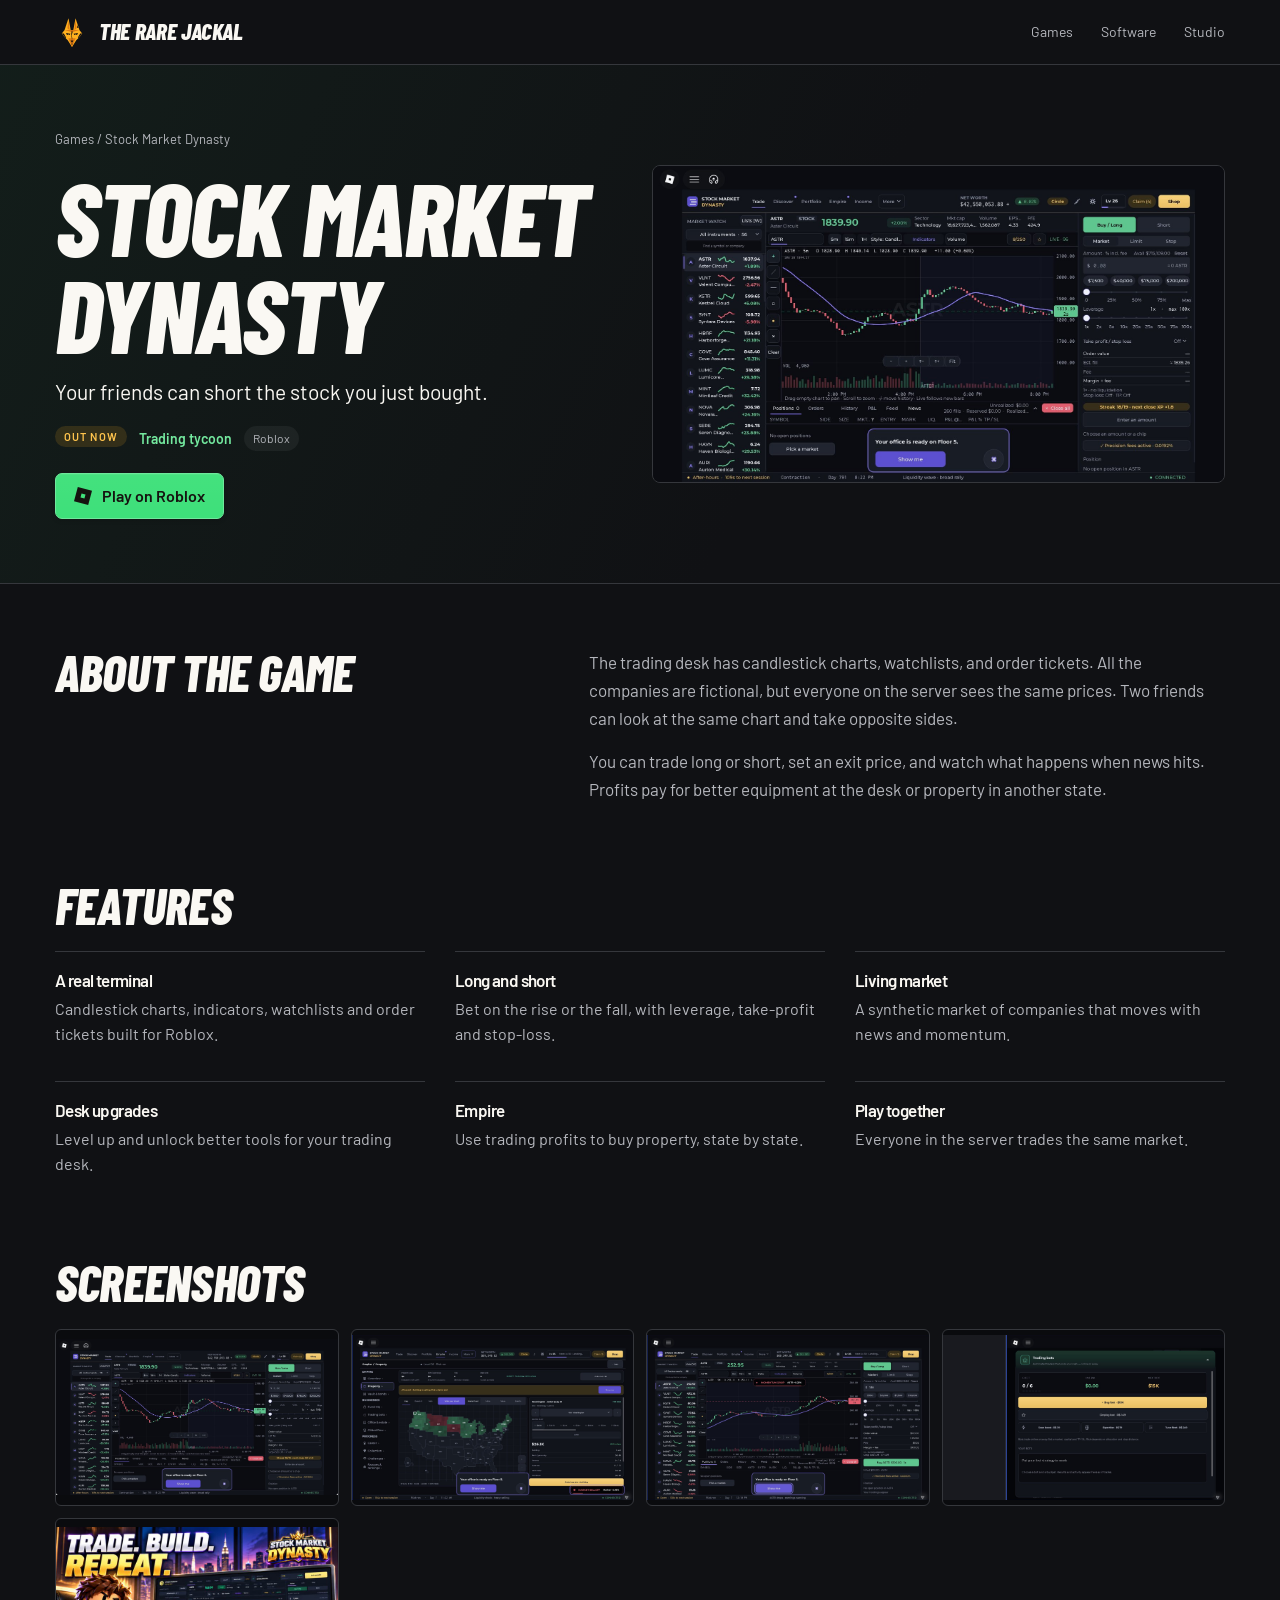
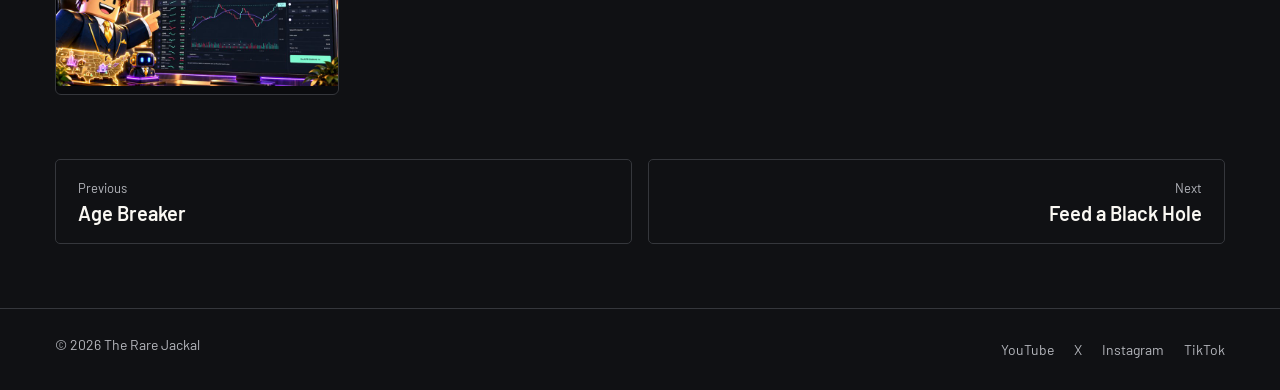
<file: games/stock-market-dynasty/index.html>
<!DOCTYPE html>
<html lang="en">
<head>
<meta charset="utf-8">
<meta name="viewport" content="width=device-width, initial-scale=1">
<title>Stock Market Dynasty · The Rare Jackal</title>
<meta name="description" content="Start with $100,000 in a fictional market shared by everyone on your Roblox server. Trade at your desk, then use the profits to buy property.">
<link rel="canonical" href="https://rarejackal.com/games/stock-market-dynasty/">
<meta name="theme-color" content="#101114">
<meta property="og:type" content="website">
<meta property="og:site_name" content="The Rare Jackal">
<meta property="og:title" content="Stock Market Dynasty · The Rare Jackal">
<meta property="og:description" content="Start with $100,000 in a fictional market shared by everyone on your Roblox server. Trade at your desk, then use the profits to buy property.">
<meta property="og:url" content="https://rarejackal.com/games/stock-market-dynasty/">
<meta property="og:image" content="https://rarejackal.com/assets/games/stock-market-dynasty/1.jpg?v=6c0be703">
<meta name="twitter:card" content="summary_large_image">
<meta name="twitter:site" content="@TheRareJackal">
<link rel="icon" href="../../assets/mark.svg?v=38f12c35" type="image/svg+xml">
<link rel="icon" href="../../assets/icon-512.png?v=ac99771d" type="image/png" sizes="512x512">
<link rel="apple-touch-icon" href="../../assets/apple-touch-icon.png?v=670f7b81">
<link rel="stylesheet" href="../../assets/site.css?v=f723d91d">
</head>
<body style="--accent:#3ee07a">
<a class="skip" href="#main">Skip to content</a>
<nav class="nav" aria-label="Main">
  <div class="wrap">
    <a class="brand" href="../../" aria-label="The Rare Jackal home"><img src="../../assets/mark.svg?v=38f12c35" alt="">The Rare Jackal</a>
    <ul>
      <li><a href="../../#games">Games</a></li>
      <li><a href="../../#software">Software</a></li>
      <li><a href="../../#studio">Studio</a></li>
    </ul>
  </div>
</nav>
<main id="main">
<header class="ghero">
  <div class="wrap game-intro">
    <div class="game-summary">
    <div class="crumb"><a href="../../#games">Games</a> / Stock Market Dynasty</div>
    <h1>Stock Market Dynasty</h1>
    
    <p class="tagline">Your friends can short the stock you just bought.</p>
    <div class="meta"><span class="tag out">Out now</span><span class="genre">Trading tycoon</span><div class="chips"><span>Roblox</span></div></div>
    <div class="btns"><a class="btn btn-primary store-roblox" href="https://www.roblox.com/games/107712864019984/Stock-Market-Dynasty">Play on Roblox</a></div>
    </div>
    <figure class="game-preview"><img src="../../assets/games/stock-market-dynasty/1.jpg?v=6c0be703" alt="The trading terminal"></figure>
  </div>
</header>


<section class="concept">
  <div class="wrap">
    <h2>About the game</h2>
    <div class="copy"><p>The trading desk has candlestick charts, watchlists, and order tickets. All the companies are fictional, but everyone on the server sees the same prices. Two friends can look at the same chart and take opposite sides.</p><p>You can trade long or short, set an exit price, and watch what happens when news hits. Profits pay for better equipment at the desk or property in another state.</p></div>
  </div>
</section>

<section style="padding-top:0">
  <div class="wrap">
    <div class="section-head"><h2>Features</h2></div>
    <div class="features">
      <div class="feature"><h3>A real terminal</h3><p>Candlestick charts, indicators, watchlists and order tickets built for Roblox.</p></div>
      <div class="feature"><h3>Long and short</h3><p>Bet on the rise or the fall, with leverage, take-profit and stop-loss.</p></div>
      <div class="feature"><h3>Living market</h3><p>A synthetic market of companies that moves with news and momentum.</p></div>
      <div class="feature"><h3>Desk upgrades</h3><p>Level up and unlock better tools for your trading desk.</p></div>
      <div class="feature"><h3>Empire</h3><p>Use trading profits to buy property, state by state.</p></div>
      <div class="feature"><h3>Play together</h3><p>Everyone in the server trades the same market.</p></div>
    </div>
  </div>
</section>

<section style="padding-top:0">
  <div class="wrap">
    <div class="section-head"><h2>Screenshots</h2></div>
    <div class="gallery">
      <button type="button" data-full="../../assets/games/stock-market-dynasty/1.jpg?v=6c0be703" data-cap="The trading terminal" aria-label="View screenshot: The trading terminal"><picture><source media="(min-resolution: 1.5dppx), (min-width: 65rem)" srcset="../../assets/games/stock-market-dynasty/1.jpg?v=6c0be703"><img src="../../assets/games/stock-market-dynasty/1-t.jpg?v=3159ded0" alt="The trading terminal" loading="lazy"></picture><span class="caption">The trading terminal</span></button>
      <button type="button" data-full="../../assets/games/stock-market-dynasty/2.jpg?v=78ee06ec" data-cap="Empire: buy property state by state" aria-label="View screenshot: Empire: buy property state by state"><picture><source media="(min-resolution: 1.5dppx), (min-width: 65rem)" srcset="../../assets/games/stock-market-dynasty/2.jpg?v=78ee06ec"><img src="../../assets/games/stock-market-dynasty/2-t.jpg?v=10f3be06" alt="Empire: buy property state by state" loading="lazy"></picture><span class="caption">Empire: buy property state by state</span></button>
      <button type="button" data-full="../../assets/games/stock-market-dynasty/3.jpg?v=eda0cc07" data-cap="Going long on a live chart" aria-label="View screenshot: Going long on a live chart"><picture><source media="(min-resolution: 1.5dppx), (min-width: 65rem)" srcset="../../assets/games/stock-market-dynasty/3.jpg?v=eda0cc07"><img src="../../assets/games/stock-market-dynasty/3-t.jpg?v=11ac6cf4" alt="Going long on a live chart" loading="lazy"></picture><span class="caption">Going long on a live chart</span></button>
      <button type="button" data-full="../../assets/games/stock-market-dynasty/4.jpg?v=21df059a" data-cap="Trading bots" aria-label="View screenshot: Trading bots"><picture><source media="(min-resolution: 1.5dppx), (min-width: 65rem)" srcset="../../assets/games/stock-market-dynasty/4.jpg?v=21df059a"><img src="../../assets/games/stock-market-dynasty/4-t.jpg?v=d196b0af" alt="Trading bots" loading="lazy"></picture><span class="caption">Trading bots</span></button>
      <button type="button" data-full="../../assets/games/stock-market-dynasty/5.jpg?v=f7c5e5cd" data-cap="Watchlist and order ticket" aria-label="View screenshot: Watchlist and order ticket"><picture><source media="(min-resolution: 1.5dppx), (min-width: 65rem)" srcset="../../assets/games/stock-market-dynasty/5.jpg?v=f7c5e5cd"><img src="../../assets/games/stock-market-dynasty/5-t.jpg?v=30cfd5e9" alt="Watchlist and order ticket" loading="lazy"></picture><span class="caption">Watchlist and order ticket</span></button>
    </div>
    
  </div>
</section>

<section style="padding-top:0">
  <div class="wrap pager">
    <a href="../../games/age-breaker/" style="--accent:#ffb01f"><span>Previous</span><b>Age Breaker</b></a>
    <a class="nxt" href="../../games/feed-a-black-hole/" style="--accent:#8b5cff"><span>Next</span><b>Feed a Black Hole</b></a>
  </div>
</section>
</main>

<footer id="follow">
  <div class="wrap">
    <span>© 2026 The Rare Jackal</span>
    <nav class="foot-social" aria-label="Social">
      <a href="https://www.youtube.com/@RareJackal">YouTube</a>
      <a href="https://x.com/TheRareJackal">X</a>
      <a href="https://www.instagram.com/therarejackaldev/">Instagram</a>
      <a href="https://www.tiktok.com/@rare.jackal">TikTok</a>
    </nav>
  </div>
</footer>
<script src="../../assets/site.js?v=fcd64bb5" defer></script>
</body>
</html>
</file>
<file: assets/site.css>
@font-face {
  font-family: Barlow;
  src: url("fonts/barlow-regular.ttf") format("truetype");
  font-weight: 400;
  font-display: swap;
}
@font-face {
  font-family: Barlow;
  src: url("fonts/barlow-semibold.ttf") format("truetype");
  font-weight: 600;
  font-display: swap;
}
@font-face {
  font-family: "Barlow Condensed";
  src: url("fonts/barlow-condensed-extrabold-italic.ttf") format("truetype");
  font-style: italic;
  font-weight: 800;
  font-display: swap;
}
:root{
  --bg:#101114; --bg-2:#181a1e; --bg-3:#292b30; --line:#35373c; color-scheme:dark;
  --ink:#faf8f3; --muted:#b5b7bd; --amber:#ffc164; --accent:#ffc164;
  --display:"Barlow Condensed","Arial Narrow",sans-serif; --body:"Barlow",system-ui,sans-serif;
  --r:14px; --ease:cubic-bezier(.2,.7,.1,1);
}
*{box-sizing:border-box;margin:0;padding:0}

body{background:var(--bg);color:var(--ink);font:400 17px/1.65 var(--body);-webkit-font-smoothing:antialiased}
a{color:inherit}
img,video,svg{display:block;max-width:100%}
:focus-visible{outline:2px solid var(--accent);outline-offset:3px}
::selection{background:var(--amber);color:#16110a}
[id]{scroll-margin-top:80px}
.skip{position:absolute;left:-999px;top:8px;z-index:200;background:var(--amber);color:#16110a;padding:10px 14px;font-weight:600;border-radius:8px}
.skip:focus{left:8px}
.wrap{width:min(1120px,100% - 32px);margin-inline:auto}
.eyebrow{display:flex;align-items:center;gap:10px;font:600 12px/1 var(--body);letter-spacing:.16em;text-transform:uppercase;color:var(--accent)}
.eyebrow::before{content:"";width:22px;height:2px;background:currentColor;border-radius:2px}
h1,h2,h3{font-family:var(--display);font-weight:700;line-height:1.05;letter-spacing:-.035em}

/* nav */
.nav{position:sticky;top:0;z-index:60;background:var(--bg);border-bottom:1px solid var(--line)}
.nav .wrap{display:flex;align-items:center;justify-content:space-between;height:64px}
.brand{display:flex;align-items:center;gap:10px;text-decoration:none;font:700 16px var(--display);letter-spacing:-.02em}
.brand img{width:34px;height:34px}
.nav ul{display:flex;gap:28px;list-style:none;font-size:14px;font-weight:500}
.nav ul a{text-decoration:none;color:var(--muted);transition:color .2s}
.nav ul a:hover{color:var(--ink)}

/* buttons */
.btns { display:flex; flex-wrap:wrap; align-items:center; gap:8px; }
.btn {
  --surface:#25272c; --edge:#4b4d53;
  display:inline-flex; align-items:center; justify-content:center; gap:.6rem;
  min-height:46px; padding:10px 18px; border:1px solid var(--edge); border-radius:7px;
  background:linear-gradient(180deg,#ffffff08,transparent),var(--surface);
  color:var(--ink); font:600 1rem/1.25 var(--body); text-align:center; text-decoration:none;
  box-shadow:inset 0 1px 0 #ffffff0e,0 2px 4px #0002;
  transition:background-color .16s,border-color .16s,box-shadow .16s;
}
.btn-primary { --surface:var(--accent); --edge:color-mix(in srgb,var(--accent) 75%,white); color:#151310; }
.btn-off { color:var(--muted); background:transparent; border:1px dashed var(--line); box-shadow:none; }
@media (hover:hover) {
  .btn-ghost:hover { --surface:#32353b; --edge:#858992; }
  .btn-primary:hover { --surface:color-mix(in srgb,var(--accent) 82%,white); }
}
a.btn:active { box-shadow:inset 0 2px 4px #0004; }
a.btn:focus-visible { outline:2px solid var(--ink); outline-offset:3px; }
.store-steam { --store-icon:url("stores/steam.svg"); }
.store-googleplay { --store-icon:url("stores/googleplay.svg"); }
.store-roblox { --store-icon:url("stores/roblox.svg"); }
.store-steam::before,.store-googleplay::before,.store-roblox::before {
  content:""; flex:none; width:18px; height:18px; background:currentColor;
  mask:var(--store-icon) center / contain no-repeat;
}

/* tags */
.tag{display:inline-block;align-self:flex-start;padding:5px 9px;font:600 11px/1 var(--body);letter-spacing:.1em;text-transform:uppercase;border-radius:999px;white-space:nowrap}
.tag.out{background:rgba(255,176,31,.14);color:#ffc44d}
.tag.soon{background:rgba(95,227,192,.12);color:#5fe3c0}
.tag.dev{background:rgba(255,255,255,.06);color:var(--muted)}
.chips{display:flex;gap:6px;flex-wrap:wrap}
.chips span{font-size:12px;padding:3px 9px;background:rgba(255,255,255,.05);color:var(--muted);border-radius:999px}

section{padding:64px 0;position:relative}
.section-head{display:flex;justify-content:space-between;align-items:end;gap:24px;margin-bottom:22px}
.section-head h2{font-size:clamp(32px,4vw,50px);}
.section-head p{color:var(--muted);max-width:38ch}

.genre{color:color-mix(in srgb,var(--accent) 72%,white);font-weight:600;font-size:14px}
.when{font-size:13px;color:var(--muted)}

/* filters */
.filters{display:inline-flex;gap:4px;padding:4px;margin-bottom:18px;background:var(--bg-2);border:1px solid var(--line);border-radius:12px;flex-wrap:wrap}
.filters button{font:500 14px var(--body);padding:8px 14px;background:transparent;color:var(--muted);border:0;border-radius:8px;cursor:pointer;transition:background .2s,color .2s}
.filters button[aria-pressed="true"]{background:var(--bg-3);color:var(--ink)}
.filters button:hover:not([aria-pressed="true"]){color:var(--ink)}

/* cards */
.grid{display:grid;grid-template-columns:repeat(3,1fr);gap:20px}
.card{background:var(--bg-2);border:1px solid var(--line);border-radius:var(--r);overflow:hidden;display:flex;flex-direction:column;text-decoration:none}
.card:hover{border-color:var(--amber)}
.card .art{aspect-ratio:920/430;overflow:hidden;background:var(--bg-3)}
.card .art img{width:100%;height:100%;object-fit:cover}
.card .genre{color:var(--muted)}
.card .body{padding:18px 20px 20px;display:flex;flex-direction:column;gap:8px;flex:1}
.card .top{display:flex;justify-content:space-between;align-items:center;gap:10px;flex-wrap:wrap}
.card h3{font-size:21px}
.card p{color:var(--muted);font-size:16px;line-height:1.55}
.card .chips{margin-top:auto;padding-top:6px}
.card.hide{display:none}

footer{padding:24px 0;border-top:1px solid var(--line);color:var(--muted);font-size:14px}
footer .wrap{display:flex;justify-content:space-between;gap:16px;flex-wrap:wrap}
.foot-social{display:flex;gap:20px;flex-wrap:wrap}
.foot-social a{text-decoration:none}
.foot-social a:hover{color:var(--ink)}

/* game page */
.ghero{padding-block:clamp(32px,5vw,76px);border-bottom:1px solid var(--line);background:linear-gradient(115deg,color-mix(in srgb,var(--accent) 6%,var(--bg)),var(--bg) 62%)}
.game-intro{display:grid;grid-template-columns:minmax(0,1fr) minmax(0,1.05fr);align-items:center;gap:clamp(24px,4vw,64px)}
.game-preview{justify-self:center;max-width:100%;overflow:hidden;border:1px solid var(--line);border-radius:8px;background:#090a0b}
.game-preview img{width:auto;height:auto;max-width:100%;max-height:400px}
.crumb{font-size:13px;color:var(--muted);margin-bottom:18px}
.crumb a{text-decoration:none;color:var(--muted)}
.crumb a:hover{color:var(--ink)}
.ghero h1{font-size:clamp(44px,6.4vw,88px);line-height:1.02;max-width:14ch}
.ghero .sub{font:700 clamp(18px,2vw,24px) var(--display);color:var(--accent);text-transform:uppercase;letter-spacing:.05em;margin-top:10px}
.ghero .tagline{font-size:clamp(18px,1.7vw,21px);max-width:40ch;margin:14px 0 16px}
.ghero .meta{display:flex;gap:12px;align-items:center;flex-wrap:wrap;margin-bottom:22px}
.trailer{background:#000;aspect-ratio:16/9;border-radius:var(--r);overflow:hidden;border:1px solid var(--line)}
.trailer video{width:100%;height:100%;object-fit:cover}
.concept .wrap{display:grid;grid-template-columns:.85fr 1.15fr;gap:64px;align-items:start}
.concept .copy p{color:var(--muted);margin-bottom:14px}
.features{display:grid;grid-template-columns:repeat(3,1fr);gap:12px}
.feature{background:var(--bg-2);border:1px solid var(--line);border-radius:12px;padding:18px 20px;border-top:2px solid var(--accent)}
.feature h3{font:700 17px/1.25 var(--display);text-transform:uppercase;margin-bottom:6px}
.feature p{font-size:15px;color:var(--muted);line-height:1.55}
.gallery{display:grid;grid-template-columns:repeat(auto-fit,minmax(min(100%,235px),1fr));gap:12px}
.gallery button{min-width:0;aspect-ratio:16/10;position:relative;border:1px solid var(--line);background:#0a0b0e;cursor:zoom-in;border-radius:6px;overflow:hidden}
.gallery picture,.gallery img{width:100%;height:100%;display:block}
.gallery img{object-fit:contain}
.gallery .caption{position:absolute;left:0;right:0;bottom:0;padding:24px 12px 10px;font-size:13px;text-align:left;color:var(--ink);background:linear-gradient(transparent,rgba(0,0,0,.75));opacity:0;transition:opacity .3s}
.gallery button:hover .caption,.gallery button:focus-visible .caption{opacity:1}
.wip{font-size:13px;color:var(--muted);margin-top:14px}
.pager{display:grid;grid-template-columns:1fr 1fr;gap:16px}
.pager a{display:flex;flex-direction:column;gap:2px;padding:18px 22px;border:1px solid var(--line);border-radius:var(--r);text-decoration:none;transition:border-color .25s}
.pager a:hover{border-color:color-mix(in srgb,var(--accent) 45%,var(--line))}
.pager a span{font-size:13px;color:var(--muted)}
.pager a b{font:700 20px var(--display);text-transform:uppercase}
.pager a.nxt{text-align:right;align-items:flex-end}

/* Screenshot viewer */
.lb{padding:0;border:0;max-width:none;max-height:none;width:100%;height:100%;height:100dvh;background:#0b0c10;color:var(--ink)}
.lb::backdrop{background:#0b0c10}
.lb[open]{display:grid;grid-template-rows:auto minmax(0,1fr) auto;gap:12px;padding: max(12px,env(safe-area-inset-top)) max(16px,env(safe-area-inset-right)) max(12px,env(safe-area-inset-bottom)) max(16px,env(safe-area-inset-left))}
.lb img{align-self:center;justify-self:center;width:auto;height:auto;max-width:100%;max-height:100%;object-fit:contain}
.lb .x{justify-self:end}
.lb button{min-width:44px;min-height:44px;border-radius:5px;color:var(--ink);background:var(--bg-3);border:1px solid var(--line);font-size:1.25rem;cursor:pointer}
.lb footer{display:grid;grid-template-columns:auto 1fr auto;align-items:center;gap:12px;padding:8px 0 0;text-align:center}
@media (max-width:980px){.grid,.features{grid-template-columns:repeat(2,minmax(0,1fr))}}
@media (max-width:760px){
  .nav ul{gap:12px}
  .brand{font-size:14px}
  .brand img{width:28px;height:28px}
  .concept .wrap{grid-template-columns:1fr}
  .concept .wrap{gap:24px}
  .grid,.pager,.features,.disciplines{grid-template-columns:1fr}
  .section-head{flex-direction:column;align-items:start}
  section{padding:40px 0}
  .game-intro{grid-template-columns:1fr}
  .game-preview img{max-height:340px}
}
@media (prefers-reduced-motion:reduce){
  *,*::before,*::after{transition:none!important}
}


/* Studio masthead and project index */
:root { --r: 5px; }

.wrap { width: min(1170px, calc(100% - clamp(32px, 8vw, 112px))); }
.brand, .masthead h1, .release h2, .software h2, .section-head h2, .concept h2, .ghero h1 {
  font: italic 800 1em/.94 var(--display); letter-spacing: -.015em; text-transform: uppercase;
}
.brand { font-size: 1.45rem; }
.nav { background: #101114; }
.nav a:hover { color: var(--amber); }
.masthead { overflow:hidden; border-bottom:1px solid var(--line); background:linear-gradient(112deg,#101114 20%,#19191a 72%,#212022); }
.masthead-inner { display:grid; grid-template-columns:minmax(0,1.12fr) minmax(0,.88fr); align-items:center; gap:clamp(18px,4vw,60px); padding-block:clamp(32px,5vw,72px); }
.studio-emblem { position:relative; isolation:isolate; display:grid; place-items:center; }
.studio-emblem::before { content:""; position:absolute; z-index:-1; width:86%; aspect-ratio:1; border:1px solid #bdb2a526; transform:rotate(-12deg) skew(-12deg); background:linear-gradient(145deg,#a7947321,transparent 62%); }
.studio-emblem img { width:min(100%,380px); height:auto; filter:drop-shadow(0 18px 17px #09090b85); }
.masthead h1 { font-size: clamp(5.1rem, 8vw, 8rem); line-height: .83; }
.masthead p { max-width: 33ch; margin: 22px 0; font-size: 1.15rem; line-height: 1.45; }
.release { margin-top: clamp(30px, 4vw, 58px); border-block: 1px solid var(--line); }
.release { padding: 0; display: grid; grid-template-columns: minmax(0, 1.65fr) minmax(0, 1fr); background: var(--bg-2); color: var(--ink); }
.release-art { align-self: center; background: #0c0d10; }
.release-art video { width: 100%; aspect-ratio: 16/9; object-fit: contain; }
.release-copy { padding: clamp(24px, 3vw, 46px); align-self: center; }
.kind { font: 600 .81rem/1.4 var(--body); letter-spacing: .035em; }
.release .kind { color: #e7bc83; }
.release h2 { font-size: clamp(3rem, 5vw, 5rem); margin: .28em 0; }
.release h2 small { display: block; font: 600 .32em/1.3 var(--body); color: var(--amber); letter-spacing:.08em; margin-top:8px; }
.release-copy > p:not(.kind) { color: #dfded6; line-height: 1.5; }
.release-links { display:grid; grid-template-columns:minmax(0,.86fr) minmax(0,1.14fr); gap:8px; max-width:24rem; margin-top:20px; }
.release-links .btn-primary { grid-column:1/-1; }
.release-links .btn { font-size:.95rem; gap:7px; padding-inline:6px; }
.software-entry a { display: inline-block; margin-top: 14px; text-underline-offset: .25em; }
.software { padding-block: clamp(36px, 5vw, 72px) 0; }
.software h2, .section-head h2, .concept h2 { font-size: clamp(2.1rem, 4vw, 3.4rem); }
.software-entry { display: grid; grid-template-columns: auto minmax(0, 1fr) auto; align-items: center; gap: clamp(16px, 3vw, 42px); padding-block: 24px; border-block: 1px solid var(--line); margin-top: 18px; }
.software-entry + .software-entry { border-top: 0; margin-top: 0; }
.software-entry img { width: clamp(64px, 9vw, 100px); height: auto; }
.software-entry h3 { font: 600 2rem/1.1 var(--body); margin: 4px 0 8px; }
.software-entry p { max-width: 58ch; color: var(--muted); }
.availability { font-size: .9rem; text-align: right; }
.home .grid { gap: 30px 24px; }
.home .card {
  background:linear-gradient(155deg,color-mix(in srgb,var(--accent) 9%,#181a1e),var(--bg-2) 80%);
  border:1px solid color-mix(in srgb,var(--accent) 32%,var(--line));
  border-radius:8px;
}
.home .card .body { padding:16px 18px 18px; }
.home .card h3 { font:italic 800 1.9rem/1 var(--display); }
.home .card .art { border-bottom:2px solid var(--accent); }
.home .card .genre { color:color-mix(in srgb,var(--accent) 60%,white); }
.home .card:is(:hover,:focus-visible) { border-color:var(--accent); }
.home .card:is(:hover,:focus-visible) h3 { color:color-mix(in srgb,var(--accent) 55%,white); }
.home .tag,.home .chips span { background:transparent; color:var(--muted); padding:0; }
.home .tag { text-transform:none; letter-spacing:normal; font-size:.81rem; }
.home .filters { border: 0; padding: 0; background: transparent; gap: 4px; }
.home .filters button { border-radius: 3px; min-height: 44px; }
.home .filters button[aria-pressed=true] { background: var(--ink); color: var(--bg); }
.feature { background: transparent; border: 0; border-top: 1px solid var(--line); border-radius: 0; padding: 18px 0; }
.features { gap: 16px 30px; }
.feature h3, .pager a b { font-family: var(--body); text-transform: none; }
.feature p { font-size: 1rem; }
.foot-social a { padding-block: 5px; }
@media (max-width:760px) {
  .release { grid-template-columns: 1fr; }
  .brand { font-size: 1.15rem; }
  .masthead p { max-width: 29ch; }
  .release-copy { padding: 20px; }
  .software-entry { grid-template-columns: auto minmax(0, 1fr); align-items: start; gap: 12px 16px; }
  .availability { grid-column: 2; text-align: left; }

  .nav ul { gap: 10px; }
}
@media (max-width:400px) {
  .home .filters { display: grid; grid-template-columns: 1fr 1fr; }
  .nav .wrap { width: calc(100% - 20px); }
  .nav ul { font-size: .81rem; }
  .brand { gap: 4px; }
}

.ghero h1 { font-size: clamp(3.6rem, 8vw, 7.8rem); }

.nav ul a { display:inline-flex; min-height:44px; align-items:center; }
.release { border:1px solid var(--line); border-radius:8px; overflow:hidden; }
.trailer { max-width:960px; margin-inline:auto; }
.trailer video { object-fit:contain; }
@media (max-width:600px) {
  .masthead-inner { grid-template-columns:minmax(0,1fr) minmax(0,.52fr); gap:0; }
  .studio-copy { display:contents; }
  .masthead h1 { grid-area:1/1; font-size:clamp(3.9rem,14vw,5.1rem); }
  .studio-emblem { grid-area:1/2; }
  .masthead p,.project-links { grid-column:1/-1; }
  .gallery { grid-template-columns:repeat(2,minmax(0,1fr));gap:8px; }
  .game-preview img { max-height:none; }
}
@media (max-width:340px) {
  .nav .wrap { flex-wrap:wrap; height:auto; min-height:52px; column-gap:6px; }
  .nav ul { gap:7px; }
}
@media (max-height:480px) and (orientation:landscape) {
  .nav { position:static; }
  [id] { scroll-margin-top:8px; }
}
.software-entry .btns { margin-top: 16px; }
.software-entry .btns a { margin-top: 0; }
.software-entry .dlnote { margin-top: 10px; font-size: .85rem; }
</file>
